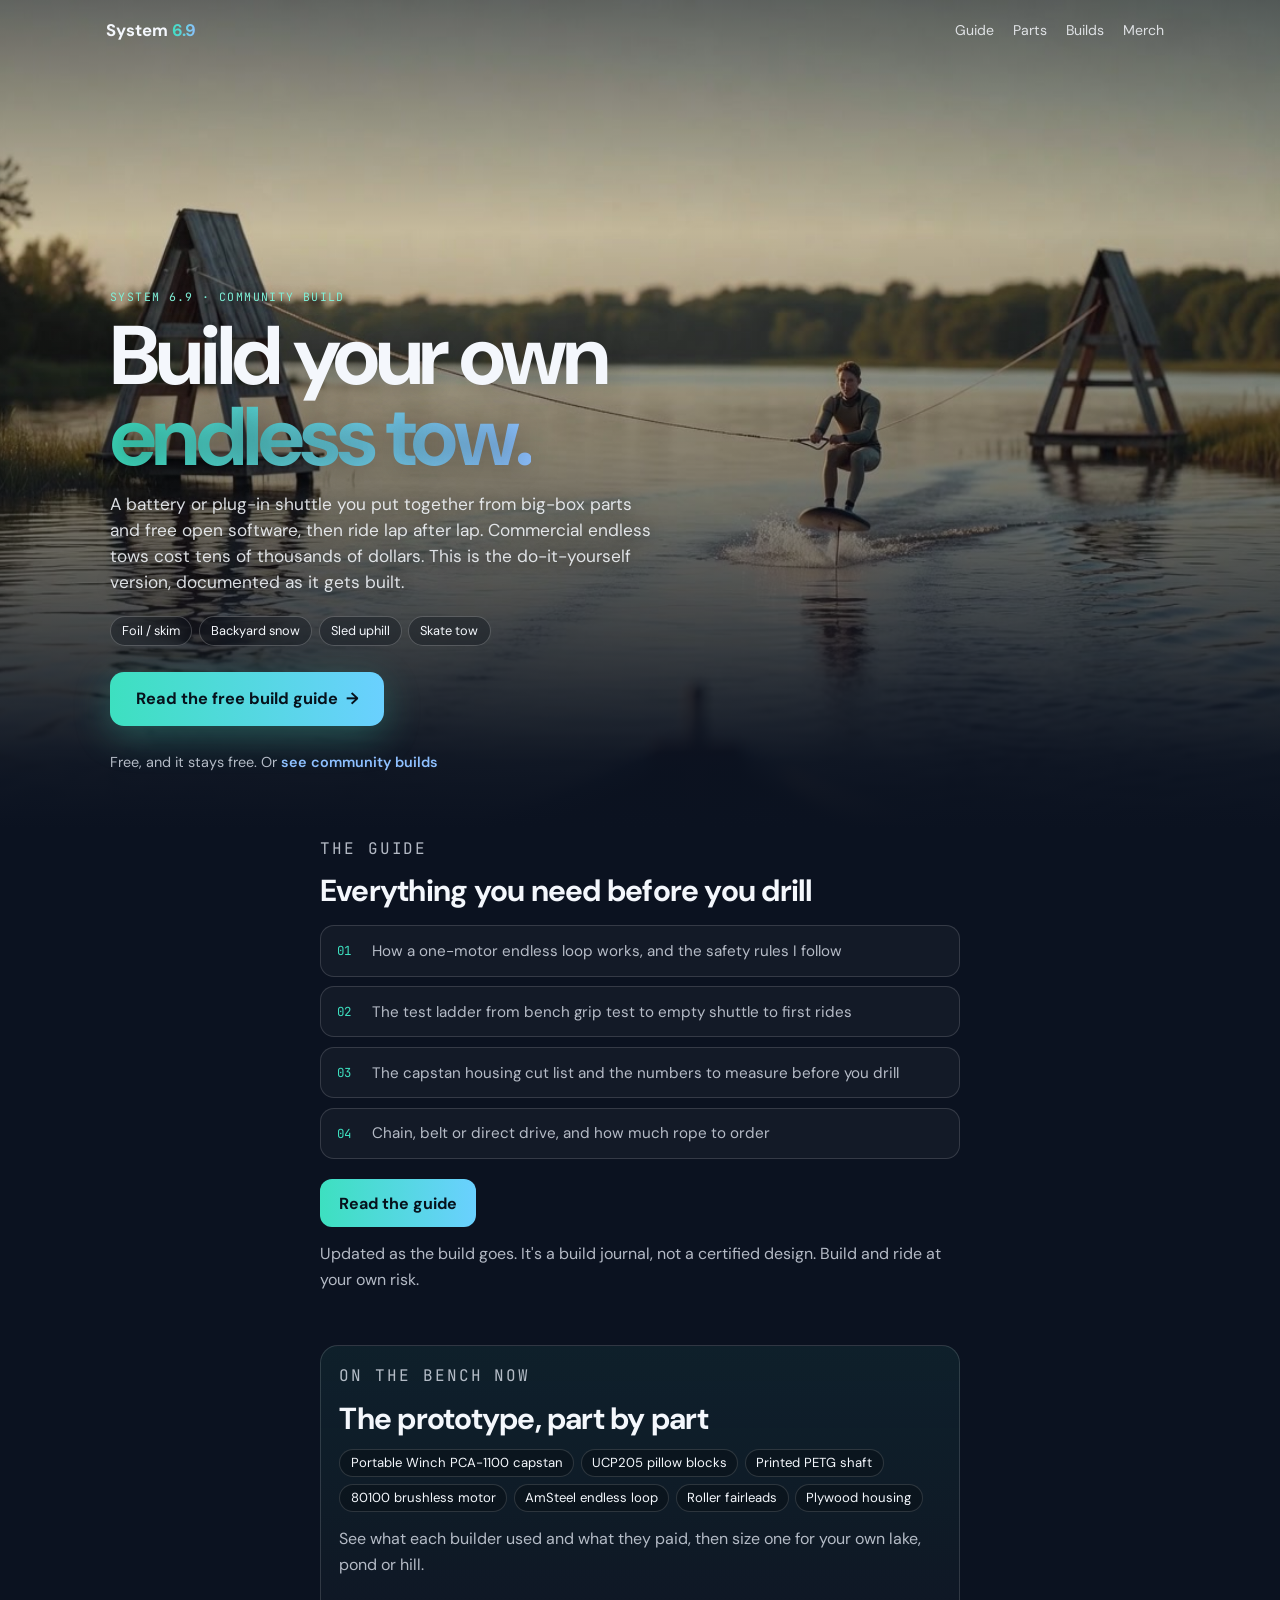
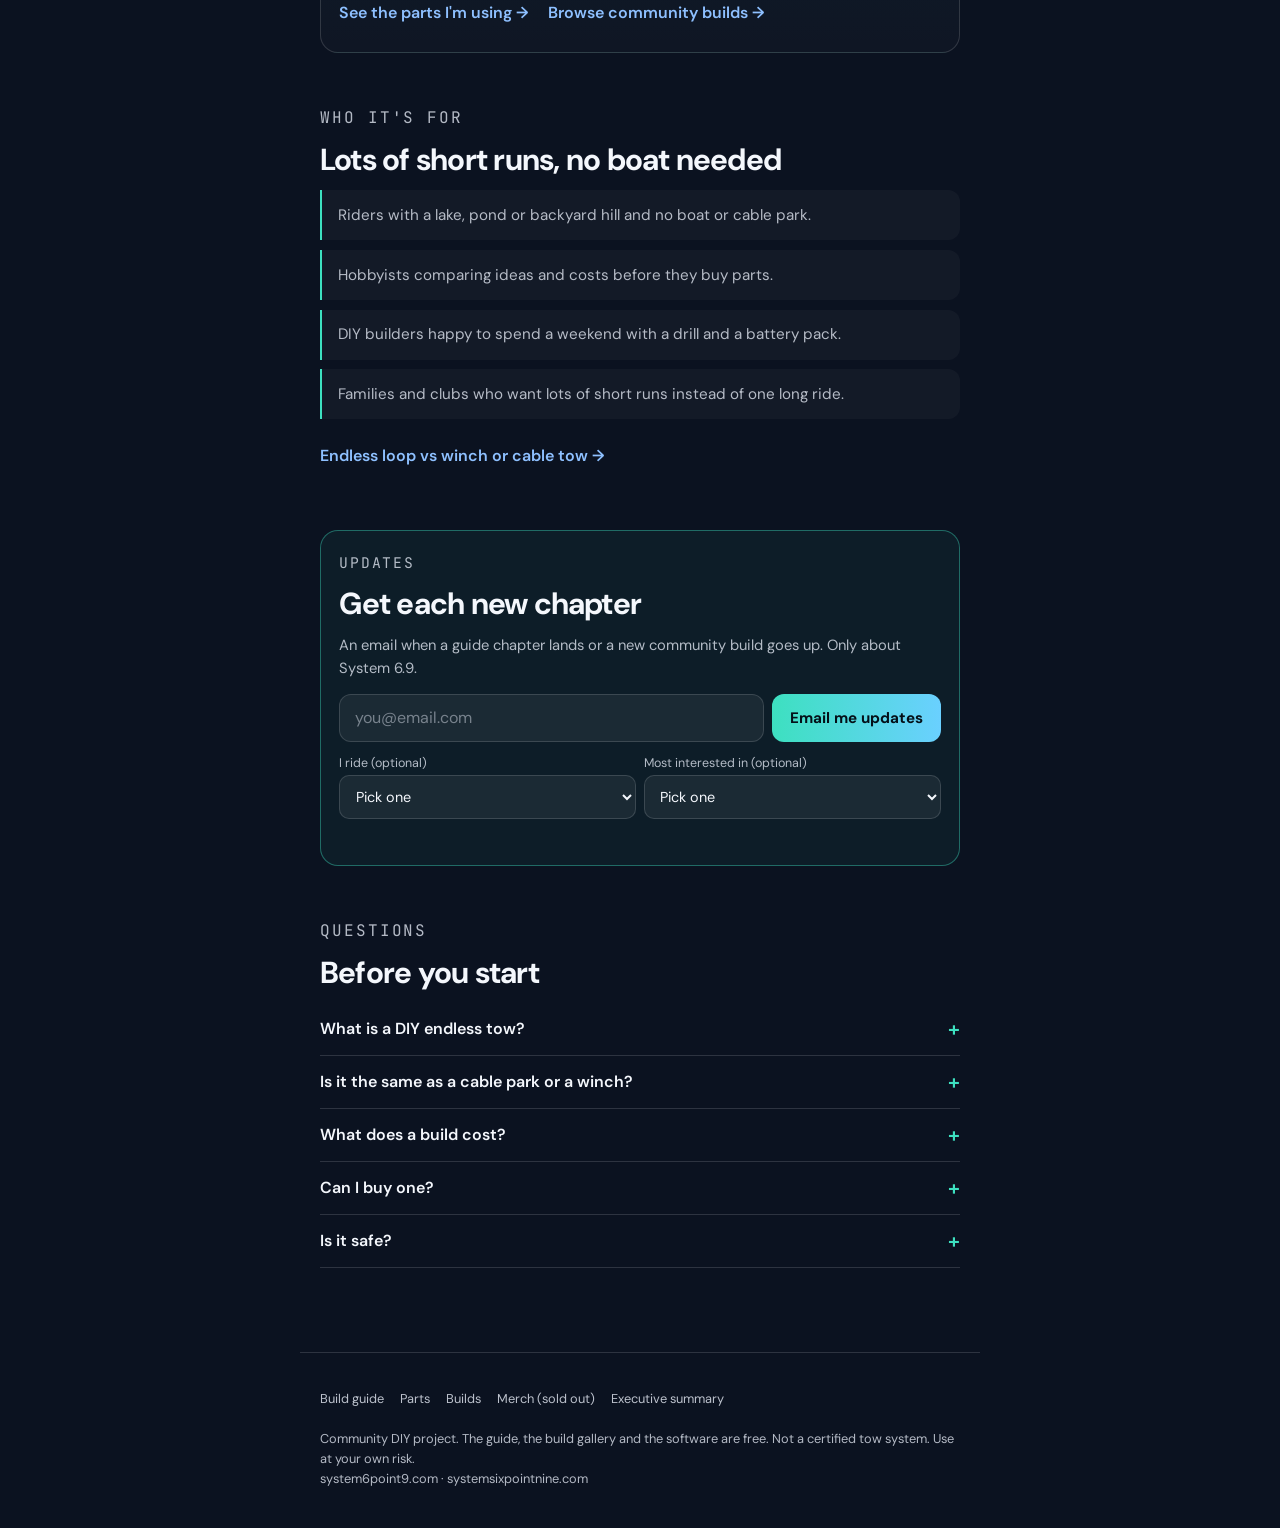
<file: index.html>
<!DOCTYPE html>
<html lang="en">
<head>
  <meta charset="utf-8" />
  <meta name="viewport" content="width=device-width, initial-scale=1" />
  <script src="js/ga.js?v=ga1" data-cfasync="false"></script>
  <title>DIY Endless Shuttle Tow, a Community Build | System 6.9</title>
  <meta name="description" content="A community project for building your own endless shuttle tow for foil, skim, backyard snow, sled and skate. Compare builds, see real part costs and read the free guide." />
  <link rel="canonical" href="https://www.system6point9.com/" />
  <meta property="og:type" content="website" />
  <meta property="og:site_name" content="System 6.9" />
  <meta property="og:title" content="System 6.9: a community DIY endless tow" />
  <meta property="og:description" content="A community project for building your own endless shuttle tow for foil, skim, backyard snow, sled and skate. Compare builds, see real part costs and read the free guide." />
  <meta property="og:url" content="https://www.system6point9.com/" />
  <meta property="og:image" content="https://www.system6point9.com/media/splash-poster.jpg" />
  <meta property="og:image:width" content="1280" />
  <meta property="og:image:height" content="720" />
  <meta name="twitter:card" content="summary_large_image" />
  <meta name="theme-color" content="#0b1220" />
  <link rel="preconnect" href="https://fonts.googleapis.com" />
  <link rel="preconnect" href="https://fonts.gstatic.com" crossorigin />
  <link href="https://fonts.googleapis.com/css2?family=DM+Sans:ital,opsz,wght@0,9..40,400;0,9..40,600;0,9..40,700;1,9..40,400&family=JetBrains+Mono:wght@500&display=swap" rel="stylesheet" />
  <style>
    :root {
      --ink: #f4f7fc;
      --muted: rgba(232,238,248,0.76);
      --accent: #3de0c0;
      --accent2: #8ec0ff;
      --line: rgba(255,255,255,0.14);
      --panel: rgba(255,255,255,0.035);
      --danger: #ff8e8e;
      --bg: #0b1220;
    }
    * { box-sizing: border-box; }
    html, body { margin: 0; color: var(--ink); background: var(--bg); font-family: "DM Sans", system-ui, sans-serif; -webkit-font-smoothing: antialiased; }
    a { color: var(--accent2); }
    a:hover { color: var(--accent); }
    .mono { margin: 0; font-family: "JetBrains Mono", monospace; font-size: 0.72rem; letter-spacing: 0.12em; text-transform: uppercase; color: var(--accent); }
    .hero .mono { color: #7ff0d8; text-shadow: 0 1px 10px rgba(0,0,0,0.7); }

    /* header over the hero */
    .top { position: absolute; top: 0; left: 0; right: 0; z-index: 3; display: flex; align-items: center; justify-content: space-between; gap: 0.5rem; padding: 0.5rem 1rem; max-width: 1100px; margin: 0 auto; }
    .brand { font-weight: 700; font-size: 1.05rem; color: var(--ink); text-decoration: none; display: inline-block; line-height: 44px; }
    .brand span, .grad { background: linear-gradient(90deg, var(--accent), var(--accent2)); -webkit-background-clip: text; background-clip: text; color: transparent; }
    .top nav { display: flex; }
    .top nav a { display: inline-flex; align-items: center; min-height: 44px; padding: 0 0.6rem; font-size: 0.88rem; color: rgba(244,247,252,0.85); text-decoration: none; }
    .top nav a:hover { color: var(--ink); }
    @media (max-width: 400px) { .top nav a.opt { display: none; } }

    /* hero: the endless loop fills the screen, the words sit low and large */
    .hero { position: relative; min-height: 92svh; display: flex; align-items: flex-end; overflow: hidden; background: var(--bg) url(media/splash-poster.jpg) center / cover no-repeat; }
    .hero video { position: absolute; inset: 0; width: 100%; height: 100%; object-fit: cover; }
    @media (prefers-reduced-motion: reduce) { .hero video { display: none; } }
    .hero::after { content: ""; position: absolute; inset: 0; pointer-events: none;
      background: linear-gradient(180deg, rgba(8,12,22,0.55) 0%, rgba(8,12,22,0.1) 28%, rgba(8,12,22,0.35) 55%, rgba(11,18,32,0.96) 92%, var(--bg) 100%); }
    .hero-in { position: relative; z-index: 2; width: 100%; max-width: 1100px; margin: 0 auto; padding: 6rem 1.25rem 2.75rem; }
    .hero h1 { margin: 0.7rem 0 0.9rem; font-size: clamp(2.6rem, 12vw, 5.2rem); line-height: 0.98; font-weight: 700; letter-spacing: -0.045em; max-width: 12ch; text-shadow: 0 2px 30px rgba(0,0,0,0.35); }
    .hero .lede { margin: 0 0 1.25rem; max-width: 34rem; font-size: 1.08rem; line-height: 1.5; color: rgba(244,247,252,0.88); text-shadow: 0 1px 14px rgba(0,0,0,0.5); }
    .uses { display: flex; flex-wrap: wrap; gap: 0.4rem; margin: 0 0 1.6rem; padding: 0; list-style: none; }
    .uses li { font-size: 0.8rem; padding: 0.35rem 0.7rem; border-radius: 999px; border: 1px solid rgba(255,255,255,0.22); background: rgba(8,12,22,0.35); backdrop-filter: blur(8px); -webkit-backdrop-filter: blur(8px); }
    .cta-main { display: inline-flex; align-items: center; justify-content: center; gap: 0.5rem; min-height: 54px; padding: 0 1.6rem; border-radius: 14px; font-weight: 700; font-size: 1.02rem; text-decoration: none; color: #06121c !important; background: linear-gradient(90deg, var(--accent), #6ad0ff); box-shadow: 0 10px 36px rgba(61,224,192,0.28); }
    .cta-main:hover { filter: brightness(1.06); }
    .cta-sub { display: block; margin: 0.9rem 0 0; font-size: 0.9rem; color: var(--muted); }
    .cta-sub a { display: inline-flex; align-items: center; min-height: 44px; font-weight: 600; text-decoration: none; }
    @media (max-width: 480px) { .cta-main { width: 100%; } .hero .lede { font-size: 1rem; } }

    /* sections */
    main.body { max-width: 680px; margin: 0 auto; padding: 0.5rem 1.25rem 2rem; }
    .sec { margin: 0 0 3.25rem; }
    .sec h2 { margin: 0.45rem 0 0.75rem; font-size: clamp(1.45rem, 6vw, 1.9rem); line-height: 1.15; letter-spacing: -0.025em; }
    .sec p { margin: 0 0 0.8rem; color: var(--muted); line-height: 1.6; font-size: 1rem; }
    .chapters { list-style: none; margin: 1rem 0 1.25rem; padding: 0; display: grid; gap: 0.6rem; counter-reset: ch; }
    .chapters li { counter-increment: ch; display: grid; grid-template-columns: 2.2rem 1fr; align-items: start; padding: 0.85rem 1rem; border: 1px solid var(--line); border-radius: 14px; background: var(--panel); color: var(--muted); line-height: 1.45; font-size: 0.95rem; }
    .chapters li::before { content: counter(ch, decimal-leading-zero); font-family: "JetBrains Mono", monospace; font-size: 0.78rem; color: var(--accent); padding-top: 0.15rem; }
    .btn { display: inline-flex; align-items: center; min-height: 48px; padding: 0 1.2rem; border-radius: 12px; font-weight: 700; text-decoration: none; color: #06121c !important; background: linear-gradient(90deg, var(--accent), #6ad0ff); }
    .bench { padding: 1.1rem 1.15rem; border: 1px solid var(--line); border-radius: 18px; background: linear-gradient(180deg, rgba(61,224,192,0.07), rgba(255,255,255,0.02)); }
    .bench ul { list-style: none; margin: 0.4rem 0 0.9rem; padding: 0; display: flex; flex-wrap: wrap; gap: 0.4rem; }
    .bench li { font-size: 0.82rem; padding: 0.3rem 0.65rem; border-radius: 999px; border: 1px solid var(--line); color: var(--ink); background: rgba(0,0,0,0.25); }
    .links-row { display: flex; flex-wrap: wrap; gap: 0 1.25rem; }
    .links-row a { display: inline-flex; align-items: center; min-height: 44px; font-weight: 600; text-decoration: none; }
    .who { list-style: none; margin: 0; padding: 0; display: grid; gap: 0.6rem; }
    .who li { padding: 0.85rem 1rem; border-left: 2px solid var(--accent); background: var(--panel); border-radius: 0 12px 12px 0; color: var(--muted); line-height: 1.5; font-size: 0.95rem; }

    /* signup */
    .signup { padding: 1.25rem 1.15rem; border-radius: 18px; border: 1px solid rgba(61,224,192,0.4); background: rgba(61,224,192,0.05); }
    .signup h2 { margin-top: 0.3rem; }
    .signup p { font-size: 0.92rem; }
    .row { display: flex; gap: 0.5rem; flex-wrap: wrap; }
    .row input[type="email"] { flex: 1 1 180px; min-width: 0; min-height: 48px; border: 1px solid var(--line); background: rgba(255,255,255,0.06); color: var(--ink); border-radius: 12px; padding: 0.7rem 0.9rem; font: inherit; font-size: 1rem; outline: none; }
    .row input[type="email"]:focus { border-color: rgba(61,224,192,0.6); box-shadow: 0 0 0 3px rgba(61,224,192,0.18); }
    .row input::placeholder { color: rgba(232,238,248,0.45); }
    .row button { flex: 0 0 auto; min-height: 48px; border: none; border-radius: 12px; padding: 0 1.1rem; font: inherit; font-weight: 700; font-size: 0.95rem; cursor: pointer; color: #041018; background: linear-gradient(90deg, var(--accent), #6ad0ff); }
    @media (max-width: 400px) { .row button { flex: 1 1 100%; } }
    .row button:disabled { opacity: 0.6; cursor: wait; }
    .signup .intent { margin: 0.8rem 0 0.2rem; }
    .signup .intent label { flex: 1 1 150px; min-width: 0; display: flex; flex-direction: column; gap: 0.3rem; font-size: 0.78rem; color: var(--muted); }
    .signup select { width: 100%; min-height: 44px; border: 1px solid var(--line); background: rgba(255,255,255,0.06); color: var(--ink); border-radius: 10px; padding: 0.55rem 0.7rem; font: inherit; font-size: 0.9rem; }
    .signup select option { color: #08121f; }
    .signup .hp { position: absolute; left: -9999px; width: 1px; height: 1px; overflow: hidden; }
    .msg { margin: 0.65rem 0 0 !important; font-size: 0.85rem !important; line-height: 1.35; min-height: 1.1em; }
    .msg.ok { color: var(--accent); }
    .msg.err { color: var(--danger); }

    /* faq */
    .faq details { border-bottom: 1px solid var(--line); }
    .faq summary { cursor: pointer; list-style: none; display: flex; justify-content: space-between; align-items: center; gap: 1rem; min-height: 52px; padding: 0.5rem 0; font-weight: 600; font-size: 1rem; }
    .faq summary::-webkit-details-marker { display: none; }
    .faq summary::after { content: "+"; font-size: 1.3rem; color: var(--accent); transition: transform 0.2s; }
    .faq details[open] summary::after { transform: rotate(45deg); }
    .faq details p { margin: 0 0 1rem; font-size: 0.95rem; }
    .faq h3 { margin: 0; font: inherit; }

    .fine { margin: 0; font-size: 0.8rem; color: var(--muted); line-height: 1.55; }
    footer { max-width: 680px; margin: 0 auto; padding: 1.5rem 1.25rem 2.5rem; border-top: 1px solid var(--line); font-size: 0.8rem; color: rgba(232,238,248,0.6); }
    footer nav { display: flex; flex-wrap: wrap; gap: 0 1rem; margin: 0 0 0.5rem; }
    footer a { display: inline-flex; align-items: center; min-height: 44px; color: rgba(232,238,248,0.8); text-decoration: none; }
    footer a:hover { color: var(--accent); }
  </style>
</head>
<body>
  <header class="top">
    <a class="brand" href="/">System&nbsp;<span>6.9</span></a>
    <nav aria-label="Site">
      <a href="/guide">Guide</a>
      <a href="/parts">Parts</a>
      <a href="/builds">Builds</a>
      <a class="opt" href="/store/">Merch</a>
    </nav>
  </header>

  <section class="hero" aria-labelledby="hero-h">
    <video
      src="media/splash-endless.mp4?v=lite1"
      poster="media/splash-poster.jpg"
      autoplay
      muted
      loop
      playsinline
      aria-hidden="true"
    ></video>
    <script>
      // Reduced motion: keep the still poster (CSS background) and don't download the loop.
      if (window.matchMedia && matchMedia('(prefers-reduced-motion: reduce)').matches) {
        var v = document.querySelector('.hero video');
        if (v) { v.pause(); v.removeAttribute('autoplay'); v.removeAttribute('src'); v.load(); }
      }
    </script>
    <div class="hero-in">
      <p class="mono">System 6.9 · community build</p>
      <h1 id="hero-h">Build your own <span class="grad">endless tow.</span></h1>
      <p class="lede">A battery or plug-in shuttle you put together from big-box parts and free open software, then ride lap after lap. Commercial endless tows cost tens of thousands of dollars. This is the do-it-yourself version, documented as it gets built.</p>
      <ul class="uses" aria-label="What it tows">
        <li>Foil / skim</li>
        <li>Backyard snow</li>
        <li>Sled uphill</li>
        <li>Skate tow</li>
      </ul>
      <a class="cta-main" href="/guide">Read the free build guide <span aria-hidden="true">→</span></a>
      <p class="cta-sub">Free, and it stays free. Or <a href="/builds">see community builds</a></p>
    </div>
  </section>

  <main class="body">
    <section class="sec" id="guide" aria-labelledby="guide-h">
      <p class="mono">The guide</p>
      <h2 id="guide-h">Everything you need before you drill</h2>
      <ol class="chapters">
        <li>How a one-motor endless loop works, and the safety rules I follow</li>
        <li>The test ladder from bench grip test to empty shuttle to first rides</li>
        <li>The capstan housing cut list and the numbers to measure before you drill</li>
        <li>Chain, belt or direct drive, and how much rope to order</li>
      </ol>
      <a class="btn" href="/guide">Read the guide</a>
      <p class="fine" style="margin-top:0.9rem">Updated as the build goes. It's a build journal, not a certified design. Build and ride at your own risk.</p>
    </section>

    <section class="sec bench" aria-labelledby="bench-h">
      <p class="mono">On the bench now</p>
      <h2 id="bench-h">The prototype, part by part</h2>
      <ul aria-label="Parts on the bench">
        <li>Portable Winch PCA-1100 capstan</li>
        <li>UCP205 pillow blocks</li>
        <li>Printed PETG shaft</li>
        <li>80100 brushless motor</li>
        <li>AmSteel endless loop</li>
        <li>Roller fairleads</li>
        <li>Plywood housing</li>
      </ul>
      <p>See what each builder used and what they paid, then size one for your own lake, pond or hill.</p>
      <div class="links-row">
        <a href="/parts">See the parts I'm using →</a>
        <a href="/builds">Browse community builds →</a>
      </div>
    </section>

    <section class="sec" aria-labelledby="who-h">
      <p class="mono">Who it's for</p>
      <h2 id="who-h">Lots of short runs, no boat needed</h2>
      <ul class="who">
        <li>Riders with a lake, pond or backyard hill and no boat or cable park.</li>
        <li>Hobbyists comparing ideas and costs before they buy parts.</li>
        <li>DIY builders happy to spend a weekend with a drill and a battery pack.</li>
        <li>Families and clubs who want lots of short runs instead of one long ride.</li>
      </ul>
      <div class="links-row" style="margin-top:0.9rem">
        <a href="/diy-endless-tow">Endless loop vs winch or cable tow →</a>
      </div>
    </section>

    <section class="sec">
      <form class="signup" id="signup" novalidate>
        <p class="mono">Updates</p>
        <h2>Get each new chapter</h2>
        <p>An email when a guide chapter lands or a new community build goes up. Only about System 6.9.</p>
        <div class="row">
          <input id="email" name="email" type="email" autocomplete="email" required placeholder="you@email.com" aria-label="Email" />
          <button type="submit" id="submit">Email me updates</button>
        </div>
        <div class="row intent">
          <label for="use">I ride (optional)
            <select id="use" name="use">
              <option value="">Pick one</option>
              <option>Foil</option>
              <option>Wake / skim</option>
              <option>Snow / sled</option>
              <option>Skate</option>
              <option>Not sure yet</option>
            </select>
          </label>
          <label for="want">Most interested in (optional)
            <select id="want" name="want">
              <option value="">Pick one</option>
              <option value="guide">New guide chapters</option>
              <option value="builds">Community builds</option>
              <option value="contribute">Sharing my own build</option>
            </select>
          </label>
        </div>
        <div class="hp" aria-hidden="true">
          <label for="company">Company</label>
          <input id="company" name="company" type="text" tabindex="-1" autocomplete="off" />
        </div>
        <p class="msg" id="msg" role="status" aria-live="polite"></p>
      </form>
    </section>

    <section class="sec faq" aria-labelledby="faq-h">
      <p class="mono">Questions</p>
      <h2 id="faq-h">Before you start</h2>
      <details><summary><h3>What is a DIY endless tow?</h3></summary>
        <p>An endless rope loop strung between two low A-frames on the shore. One motor turns a capstan, the loop moves, and a carrier on the loop pulls the rider. Reverse the motor and the rider comes back the other way.</p></details>
      <details><summary><h3>Is it the same as a cable park or a winch?</h3></summary>
        <p>No. It's a small shuttle for one rider at a time, meant for foil and skim at a tow height of about 0.8 to 1.5 m over roughly 80 to 150 m. It isn't a cable park, a one-way winch or a wake tower.</p></details>
      <details><summary><h3>What does a build cost?</h3></summary>
        <p>The parts budget for the prototype is about $1,750 to $5,000. The <a href="/parts">parts list</a> shows what's on the bench, and <a href="/builds">community builds</a> show what other builders used and paid.</p></details>
      <details><summary><h3>Can I buy one?</h3></summary>
        <p>No. System 6.9 is a community build, not a product. The <a href="/guide">guide</a>, the build gallery and the software are free.</p></details>
      <details><summary><h3>Is it safe?</h3></summary>
        <p>It's a build journal, not a certified tow system, so build and ride at your own risk. The guide starts with the safety rules: an E-stop on every session, a soft-start motor controller, guards on every nip point and a spotter for every ride.</p></details>
    </section>
  </main>

  <footer>
    <nav aria-label="More">
      <a href="/guide">Build guide</a>
      <a href="/parts">Parts</a>
      <a href="/builds">Builds</a>
      <a href="/store/">Merch (sold out)</a>
      <a href="/exec-summary">Executive summary</a>
    </nav>
    <p class="fine">Community DIY project. The guide, the build gallery and the software are free. Not a certified tow system. Use at your own risk.<br />system6point9.com · systemsixpointnine.com</p>
  </footer>
  <script>
    (function () {
      var form = document.getElementById("signup");
      var email = document.getElementById("email");
      var btn = document.getElementById("submit");
      var msg = document.getElementById("msg");

      form.addEventListener("submit", function (e) {
        e.preventDefault();
        msg.className = "msg";
        msg.textContent = "";
        var value = (email.value || "").trim();
        if (!value || !/^[^\s@]+@[^\s@]+\.[^\s@]+$/.test(value)) {
          msg.className = "msg err";
          msg.textContent = "Enter a valid email.";
          email.focus();
          return;
        }
        btn.disabled = true;
        msg.textContent = "Sending…";

        fetch("/api/signup", {
          method: "POST",
          headers: { "Content-Type": "application/json", Accept: "application/json" },
          body: JSON.stringify({
            email: value,
            source: location.hostname,
            use: document.getElementById("use").value,
            want: document.getElementById("want").value,
            company: document.getElementById("company").value
          })
        })
          .then(function (r) {
            return r.json().then(function (data) {
              return { ok: r.ok, data: data };
            });
          })
          .then(function (res) {
            if (!res.ok) throw new Error((res.data && res.data.error) || "Signup failed");
            msg.className = "msg ok";
            msg.textContent = res.data.message || "You’re on the list.";
            try { if (window.gtag) window.gtag("event", "generate_lead", { form: "updates", want: document.getElementById("want").value || "none" }); } catch (_) {}
            form.reset();
          })
          .catch(function (err) {
            msg.className = "msg err";
            msg.textContent = (err instanceof TypeError) ? "Couldn't reach the server. Check your connection and try again." : (err.message || "Something went wrong. Try again.");
          })
          .finally(function () {
            btn.disabled = false;
          });
      });
    })();
  </script>
</body>
</html>
</file>
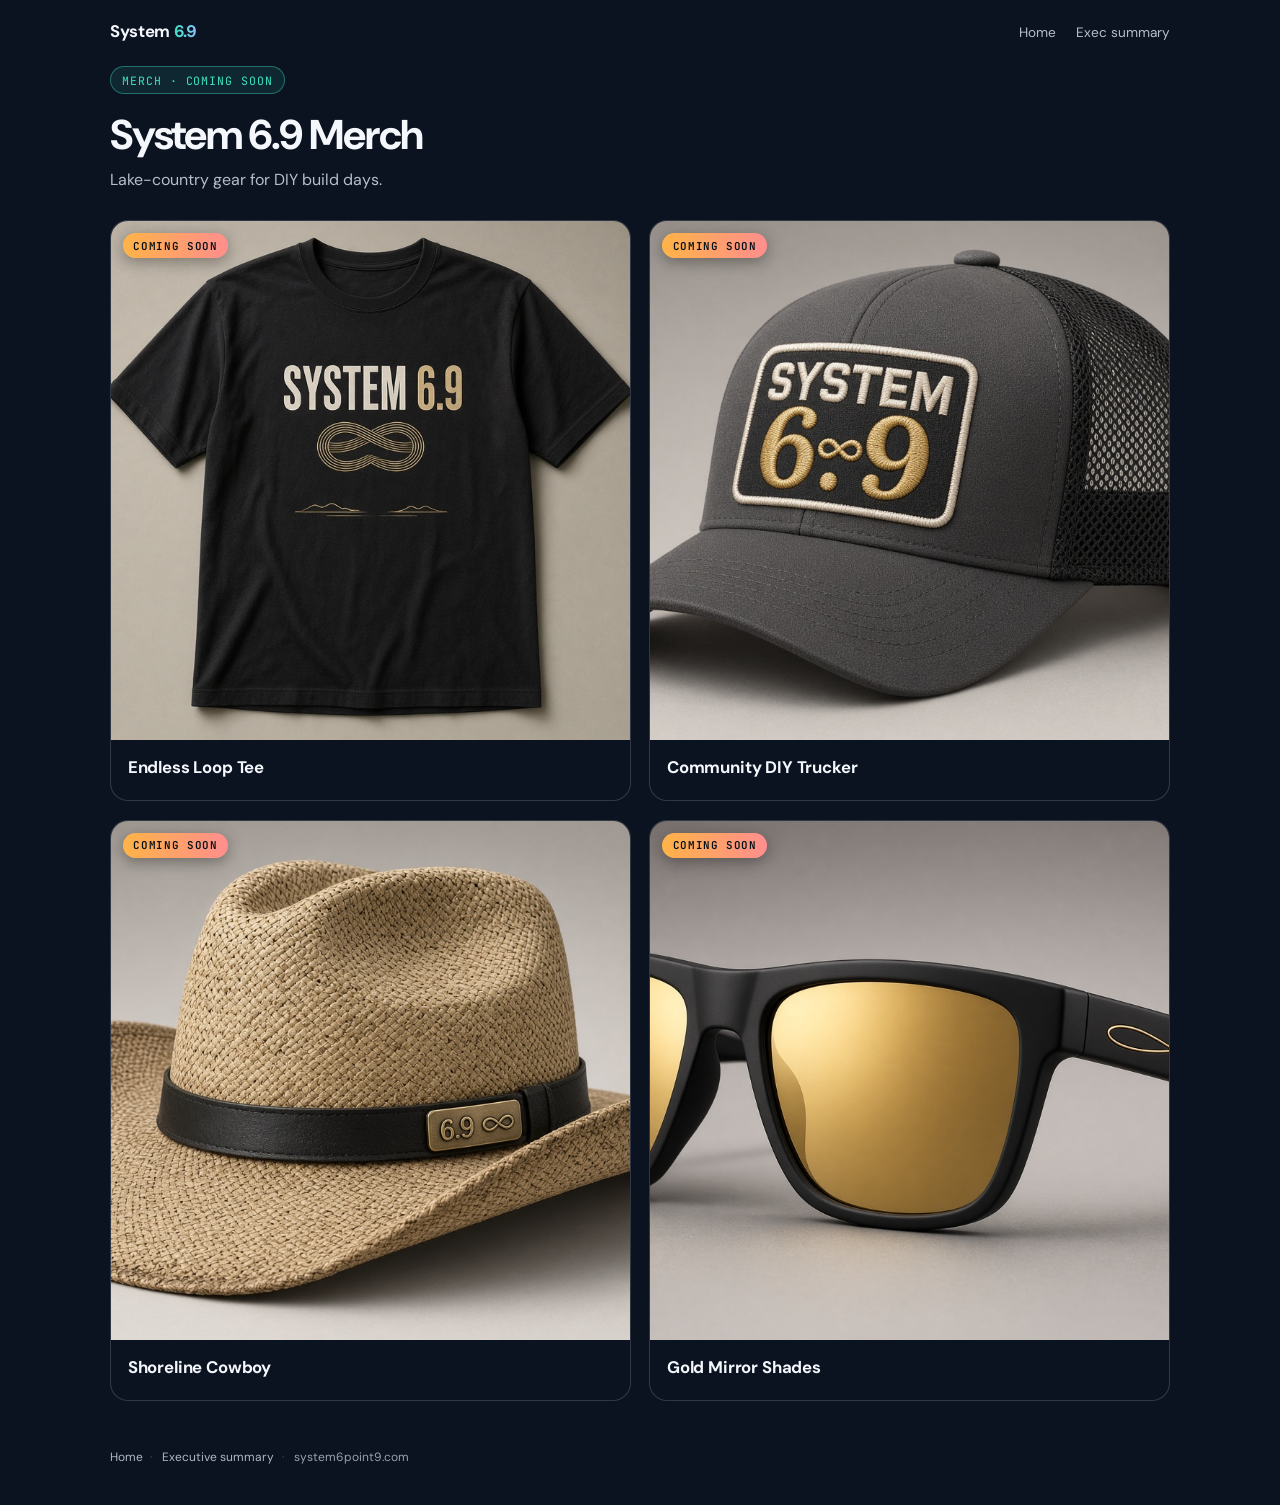
<file: merch/index.html>
<!DOCTYPE html>
<html lang="en">
<head>
  <meta charset="utf-8" />
  <meta name="viewport" content="width=device-width, initial-scale=1" />
  <script src="/js/ga.js?v=ga1" data-cfasync="false"></script>
  <title>Merch — System 6.9</title>
  <meta name="description" content="System 6.9 merch is coming soon." />
  <meta name="robots" content="noindex, nofollow" />
  <link rel="canonical" href="https://www.system6point9.com/merch/" />
  <meta property="og:type" content="website" />
  <meta property="og:site_name" content="System 6.9" />
  <meta property="og:title" content="Merch — System 6.9" />
  <meta property="og:description" content="System 6.9 merch is coming soon." />
  <meta property="og:url" content="https://www.system6point9.com/merch/" />
  <meta property="og:image" content="https://www.system6point9.com/media/splash-poster.jpg" />
  <meta property="og:image:width" content="1280" />
  <meta property="og:image:height" content="720" />
  <meta name="twitter:card" content="summary_large_image" />
  <meta name="theme-color" content="#0b1220" />
  <link rel="preconnect" href="https://fonts.googleapis.com" />
  <link rel="preconnect" href="https://fonts.gstatic.com" crossorigin />
  <link href="https://fonts.googleapis.com/css2?family=DM+Sans:ital,opsz,wght@0,9..40,400;0,9..40,600;0,9..40,700;1,9..40,400&family=JetBrains+Mono:wght@500;600&display=swap" rel="stylesheet" />
  <link rel="stylesheet" href="/store/css/store.css?v=merch1" />
  <style>
    .card { min-width: 0; max-width: 100%; }
    .card:hover { transform: none; border-color: var(--line); }
    .merch-buy {
      display: inline-flex;
      align-items: center;
      justify-content: center;
      box-sizing: border-box;
      max-width: 100%;
      margin-top: 0.85rem;
      min-height: 44px;
      padding: 0.55rem 0.95rem;
      border-radius: 10px;
      font-weight: 700;
      font-size: 0.9rem;
      line-height: 1.2;
      text-align: center;
      text-decoration: none;
      color: #041018;
      background: linear-gradient(90deg, var(--accent), #6ad0ff);
    }
    .merch-buy:hover { color: #041018; filter: brightness(1.06); }
  </style>
</head>
<body>
  <header class="top">
    <a class="brand" href="/">System <span>6.9</span></a>
    <nav class="nav" aria-label="Site">
      <a href="/">Home</a>
      <a href="/exec-summary.html">Exec summary</a>
    </nav>
  </header>
  <main class="wrap">
    <div class="hero">
      <div class="badge">Merch · Coming soon</div>
      <h1>System 6.9 Merch</h1>
      <p>Lake-country gear for DIY build days.</p>
    </div>
    <div class="grid" id="merch-grid"></div>
  </main>
  <footer class="site">
    <a href="/">Home</a><span class="sep">·</span>
    <a href="/exec-summary.html">Executive summary</a><span class="sep">·</span>
    system6point9.com
  </footer>
  <script src="/store/js/products.js?v=merch1"></script>
  <script src="/js/merch-config.js?v=merch1"></script>
  <script src="/js/merch.js?v=merch1"></script>
</body>
</html>
</file>
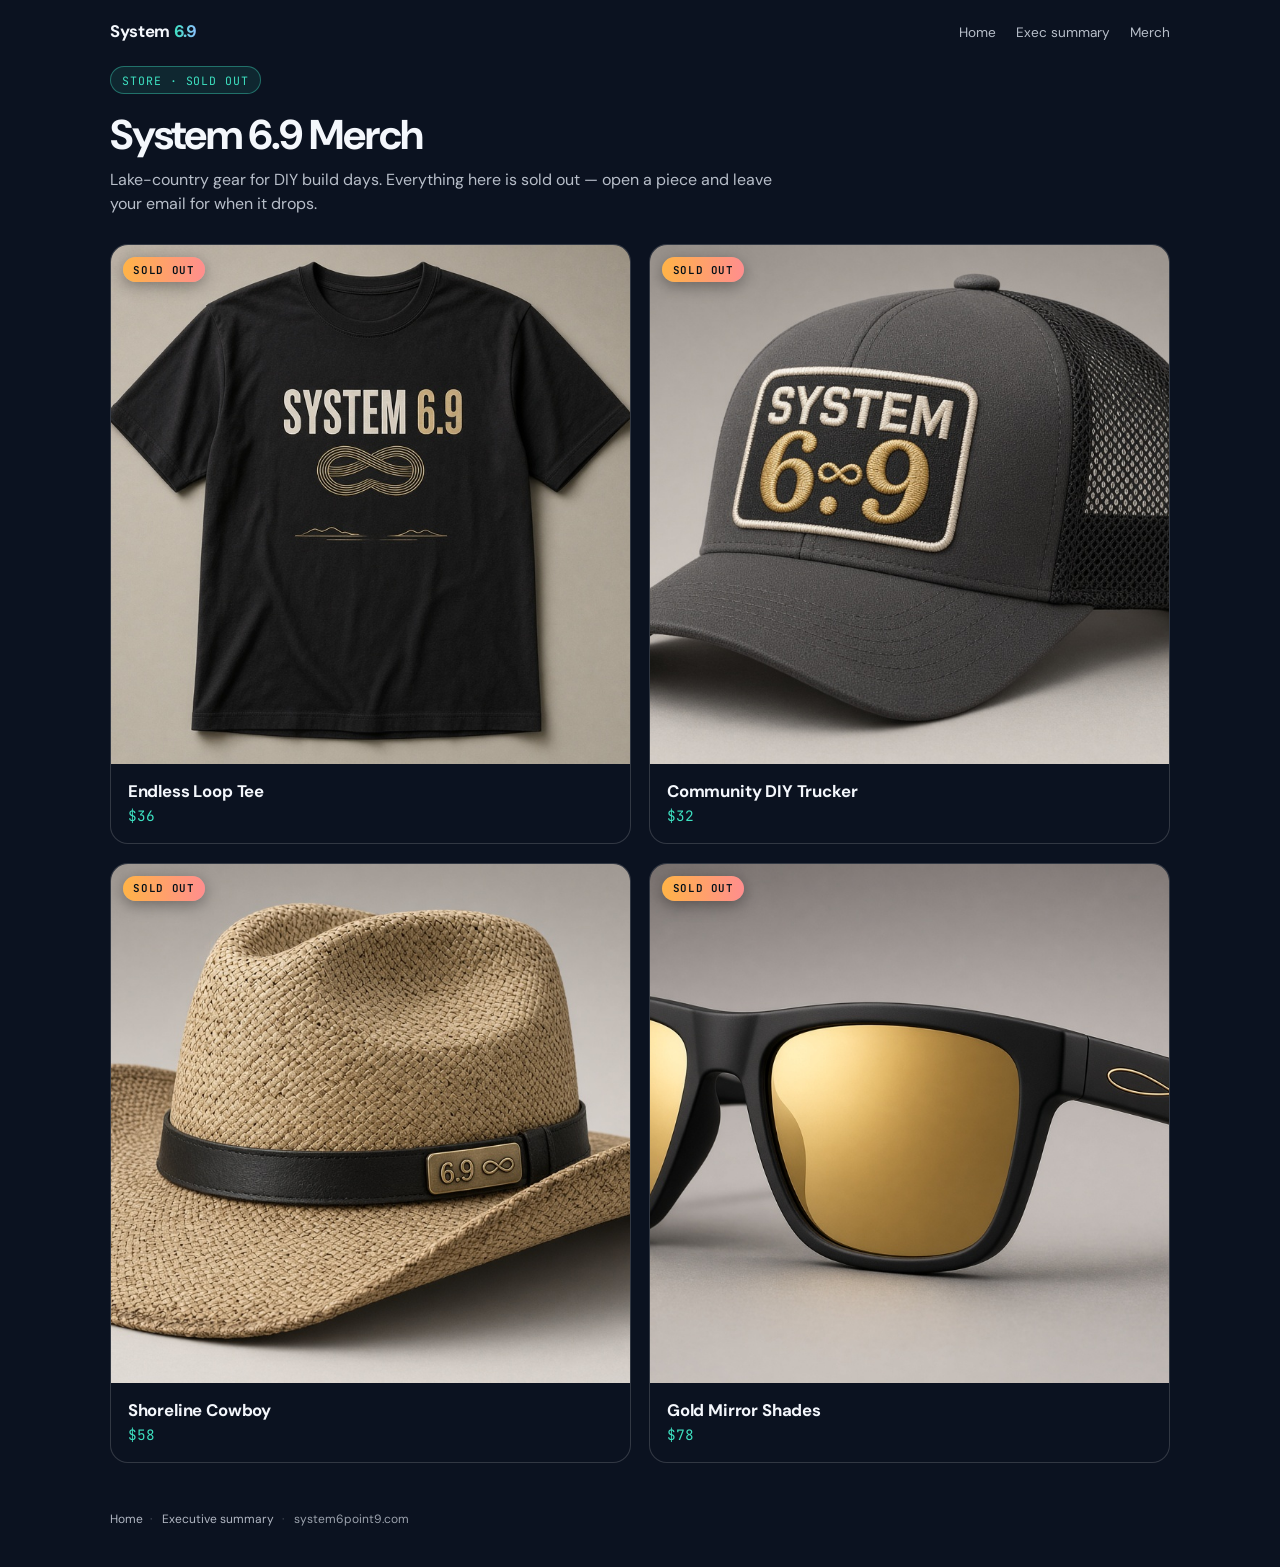
<file: store/index.html>
<!DOCTYPE html>
<html lang="en">
<head>
  <meta charset="utf-8" />
  <meta name="viewport" content="width=device-width, initial-scale=1" />
  <script src="/js/ga.js?v=ga1" data-cfasync="false"></script>
  <title>Merch — System 6.9</title>
  <meta name="description" content="System 6.9 lifestyle merch — currently sold out. Join the waitlist for when it drops." />
  <meta name="robots" content="noindex, follow" />
  <link rel="canonical" href="https://www.system6point9.com/store/" />
  <meta property="og:type" content="website" />
  <meta property="og:site_name" content="System 6.9" />
  <meta property="og:title" content="Merch — System 6.9" />
  <meta property="og:description" content="System 6.9 lifestyle merch — currently sold out. Join the waitlist for when it drops." />
  <meta property="og:url" content="https://www.system6point9.com/store/" />
  <meta property="og:image" content="https://www.system6point9.com/media/splash-poster.jpg" />
  <meta property="og:image:width" content="1280" />
  <meta property="og:image:height" content="720" />
  <meta name="twitter:card" content="summary_large_image" />
  <meta name="theme-color" content="#0b1220" />
  <link rel="preconnect" href="https://fonts.googleapis.com" />
  <link rel="preconnect" href="https://fonts.gstatic.com" crossorigin />
  <link href="https://fonts.googleapis.com/css2?family=DM+Sans:ital,opsz,wght@0,9..40,400;0,9..40,600;0,9..40,700;1,9..40,400&family=JetBrains+Mono:wght@500;600&display=swap" rel="stylesheet" />
  <link rel="stylesheet" href="css/store.css?v=merch1" />
</head>
<body>
  <header class="top">
    <a class="brand" href="/">System <span>6.9</span></a>
    <nav class="nav" aria-label="Store">
      <a href="/">Home</a>
      <a href="/exec-summary.html">Exec summary</a>
      <a href="/store/" aria-current="page">Merch</a>
    </nav>
  </header>
  <main class="wrap">
    <div class="hero">
      <div class="badge">Store · Sold out</div>
      <h1>System 6.9 Merch</h1>
      <p>Lake-country gear for DIY build days. Everything here is sold out — open a piece and leave your email for when it drops.</p>
    </div>
    <div class="grid" id="merch-grid"></div>
  </main>
  <footer class="site">
    <a href="/">Home</a><span class="sep">·</span>
    <a href="/exec-summary.html">Executive summary</a><span class="sep">·</span>
    system6point9.com
  </footer>
  <script src="js/products.js?v=merch1"></script>
  <script src="js/store.js?v=merch1"></script>
  <script>system69InitStoreGrid();</script>
</body>
</html>
</file>
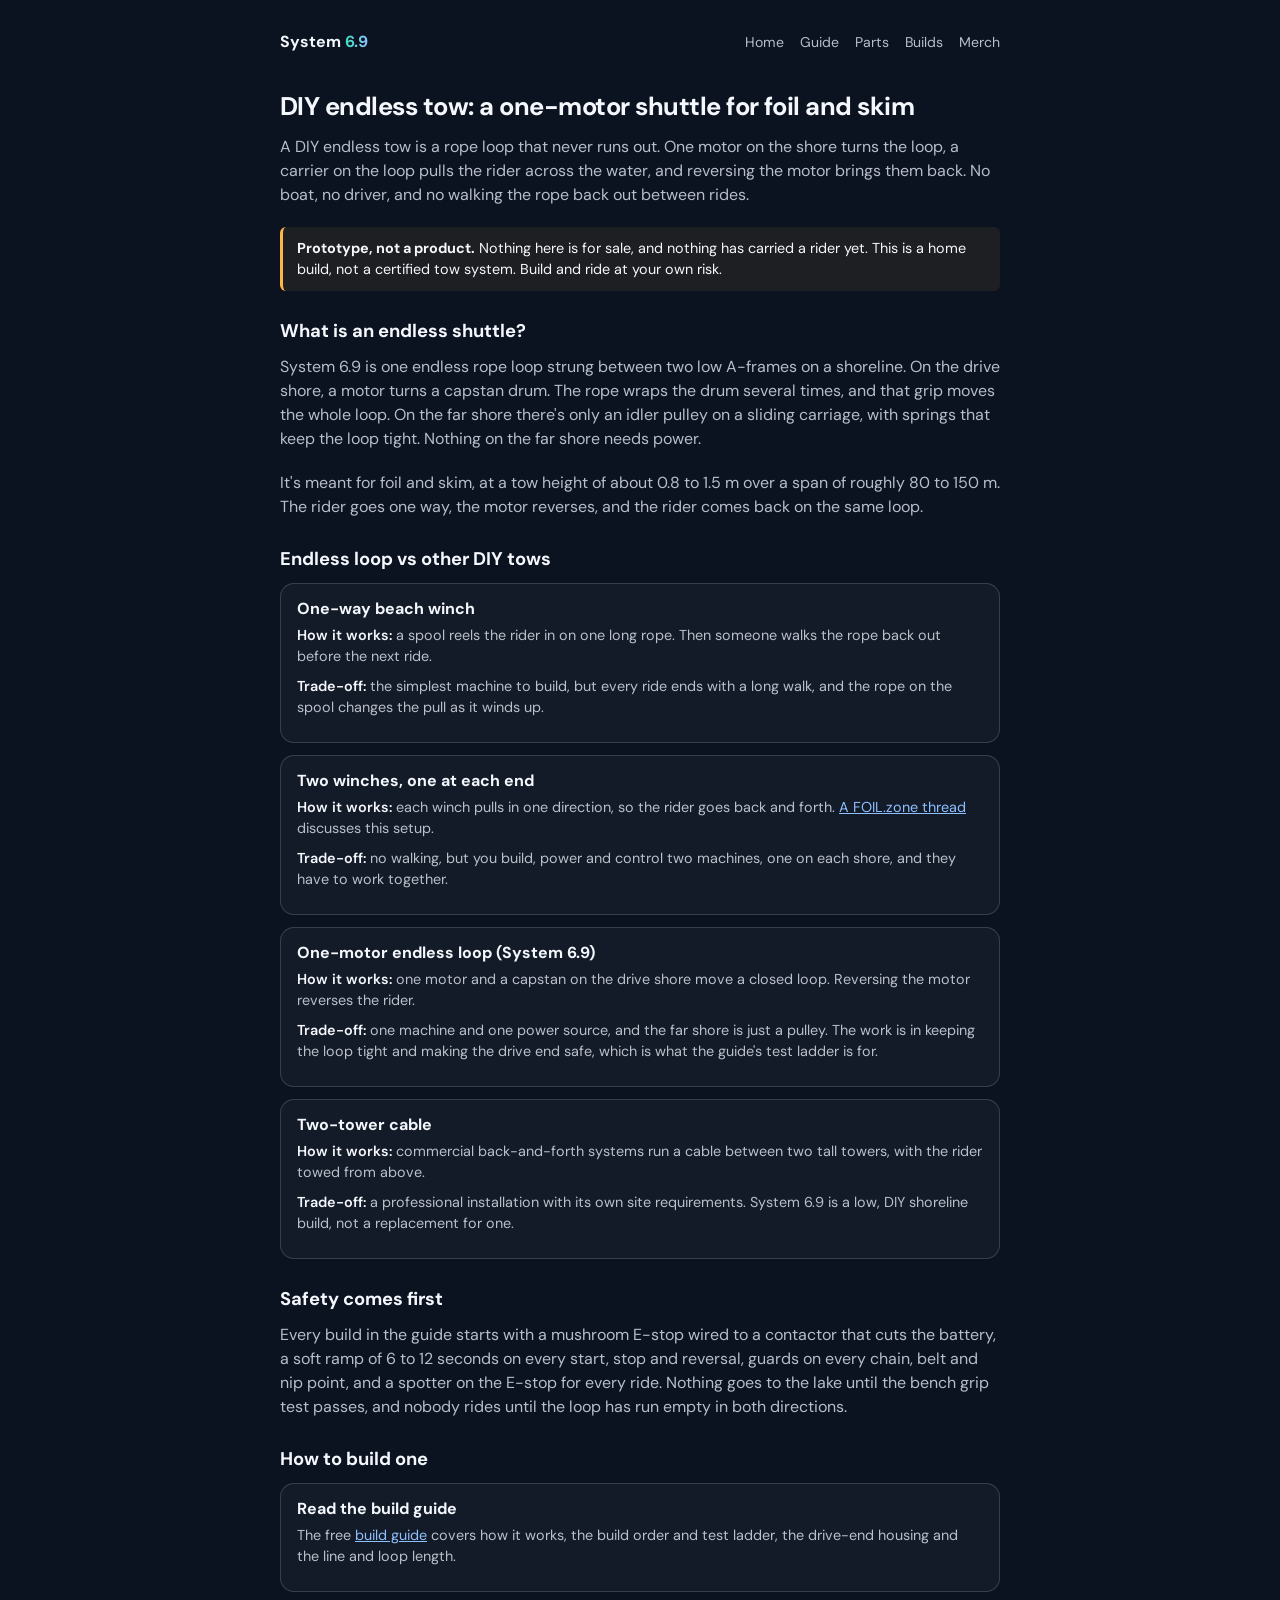
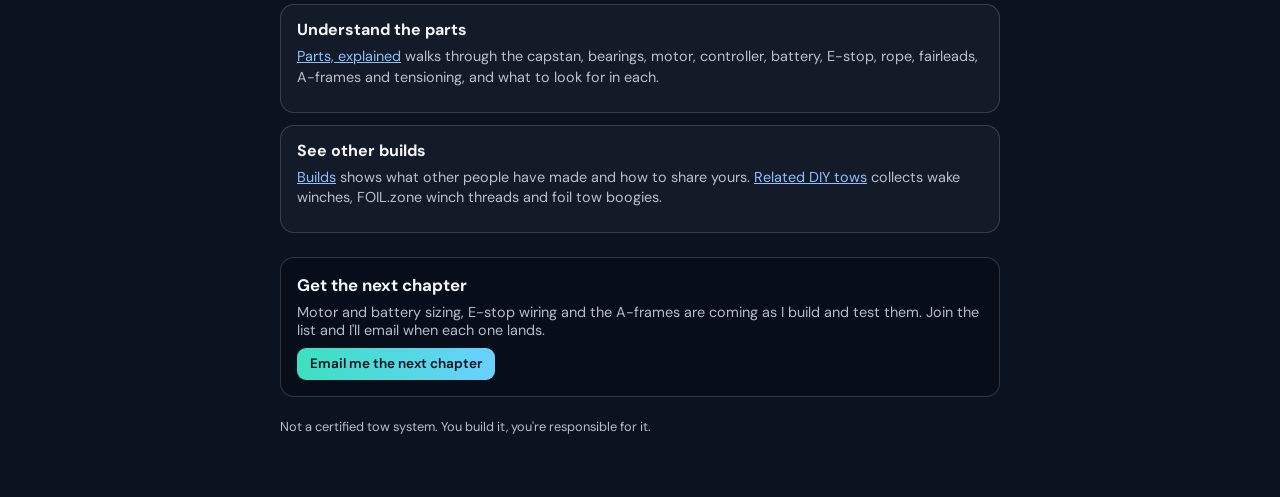
<file: diy-endless-tow.html>
<!DOCTYPE html>
<html lang="en">
<head>
  <meta charset="utf-8" />
  <meta name="viewport" content="width=device-width, initial-scale=1" />
  <script src="/js/ga.js?v=ga1" data-cfasync="false"></script>
  <title>DIY Endless Tow: How a One-Motor Shuttle Works | System 6.9</title>
  <meta name="description" content="What a DIY endless tow is, how a one-motor rope-loop shuttle pulls a rider back and forth, and how it compares with a beach winch, two winches and a two-tower cable. Free build guide, not certified." />
  <meta name="theme-color" content="#0b1220" />
  <link rel="canonical" href="https://www.system6point9.com/diy-endless-tow" />
  <link rel="preconnect" href="https://fonts.googleapis.com" />
  <link rel="preconnect" href="https://fonts.gstatic.com" crossorigin />
  <link href="https://fonts.googleapis.com/css2?family=DM+Sans:opsz,wght@9..40,400;9..40,600;9..40,700&display=swap" rel="stylesheet" />
  <link rel="stylesheet" href="/css/parts.css?v=prem2" />
</head>
<body>
  <header class="top">
    <a class="brand" href="/">System <span>6.9</span></a>
    <nav class="nav" aria-label="Site">
      <a href="/">Home</a>
      <a href="/guide">Guide</a>
      <a href="/parts">Parts</a>
      <a href="/builds">Builds</a>
      <a href="/store/">Merch</a>
    </nav>
  </header>
  <main class="wrap">
    <h1>DIY endless tow: a one-motor shuttle for foil and skim</h1>
    <p class="intro">A DIY endless tow is a rope loop that never runs out. One motor on the shore turns the loop, a carrier on the loop pulls the rider across the water, and reversing the motor brings them back. No boat, no driver, and no walking the rope back out between rides.</p>
    <p class="warn"><strong>Prototype, not a product.</strong> Nothing here is for sale, and nothing has carried a rider yet. This is a home build, not a certified tow system. Build and ride at your own risk.</p>

    <h2 class="sec-h">What is an endless shuttle?</h2>
    <p class="intro">System 6.9 is one endless rope loop strung between two low A-frames on a shoreline. On the drive shore, a motor turns a capstan drum. The rope wraps the drum several times, and that grip moves the whole loop. On the far shore there's only an idler pulley on a sliding carriage, with springs that keep the loop tight. Nothing on the far shore needs power.</p>
    <p class="intro">It's meant for foil and skim, at a tow height of about 0.8 to 1.5 m over a span of roughly 80 to 150 m. The rider goes one way, the motor reverses, and the rider comes back on the same loop.</p>

    <h2 class="sec-h">Endless loop vs other DIY tows</h2>
    <ul class="parts">
      <li><h3>One-way beach winch</h3>
        <p><strong>How it works:</strong> a spool reels the rider in on one long rope. Then someone walks the rope back out before the next ride.</p>
        <p><strong>Trade-off:</strong> the simplest machine to build, but every ride ends with a long walk, and the rope on the spool changes the pull as it winds up.</p></li>
      <li><h3>Two winches, one at each end</h3>
        <p><strong>How it works:</strong> each winch pulls in one direction, so the rider goes back and forth. <a href="https://foil.zone/t/diy-winch-from-austria/22730" target="_blank" rel="noopener">A FOIL.zone thread</a> discusses this setup.</p>
        <p><strong>Trade-off:</strong> no walking, but you build, power and control two machines, one on each shore, and they have to work together.</p></li>
      <li><h3>One-motor endless loop (System 6.9)</h3>
        <p><strong>How it works:</strong> one motor and a capstan on the drive shore move a closed loop. Reversing the motor reverses the rider.</p>
        <p><strong>Trade-off:</strong> one machine and one power source, and the far shore is just a pulley. The work is in keeping the loop tight and making the drive end safe, which is what the guide's test ladder is for.</p></li>
      <li><h3>Two-tower cable</h3>
        <p><strong>How it works:</strong> commercial back-and-forth systems run a cable between two tall towers, with the rider towed from above.</p>
        <p><strong>Trade-off:</strong> a professional installation with its own site requirements. System 6.9 is a low, DIY shoreline build, not a replacement for one.</p></li>
    </ul>

    <h2 class="sec-h">Safety comes first</h2>
    <p class="intro">Every build in the guide starts with a mushroom E-stop wired to a contactor that cuts the battery, a soft ramp of 6 to 12 seconds on every start, stop and reversal, guards on every chain, belt and nip point, and a spotter on the E-stop for every ride. Nothing goes to the lake until the bench grip test passes, and nobody rides until the loop has run empty in both directions.</p>

    <h2 class="sec-h">How to build one</h2>
    <ul class="parts">
      <li><h3>Read the build guide</h3>
        <p>The free <a href="/guide">build guide</a> covers how it works, the build order and test ladder, the drive-end housing and the line and loop length.</p></li>
      <li><h3>Understand the parts</h3>
        <p><a href="/parts">Parts, explained</a> walks through the capstan, bearings, motor, controller, battery, E-stop, rope, fairleads, A-frames and tensioning, and what to look for in each.</p></li>
      <li><h3>See other builds</h3>
        <p><a href="/builds">Builds</a> shows what other people have made and how to share yours. <a href="/related">Related DIY tows</a> collects wake winches, FOIL.zone winch threads and foil tow boogies.</p></li>
    </ul>

    <section class="cta">
      <h2>Get the next chapter</h2>
      <p>Motor and battery sizing, E-stop wiring and the A-frames are coming as I build and test them. Join the list and I'll email when each one lands.</p>
      <a class="check" href="/#signup">Email me the next chapter</a>
    </section>
    <p class="fine">Not a certified tow system. You build it, you're responsible for it.</p>
  </main>
</body>
</html>
</file>
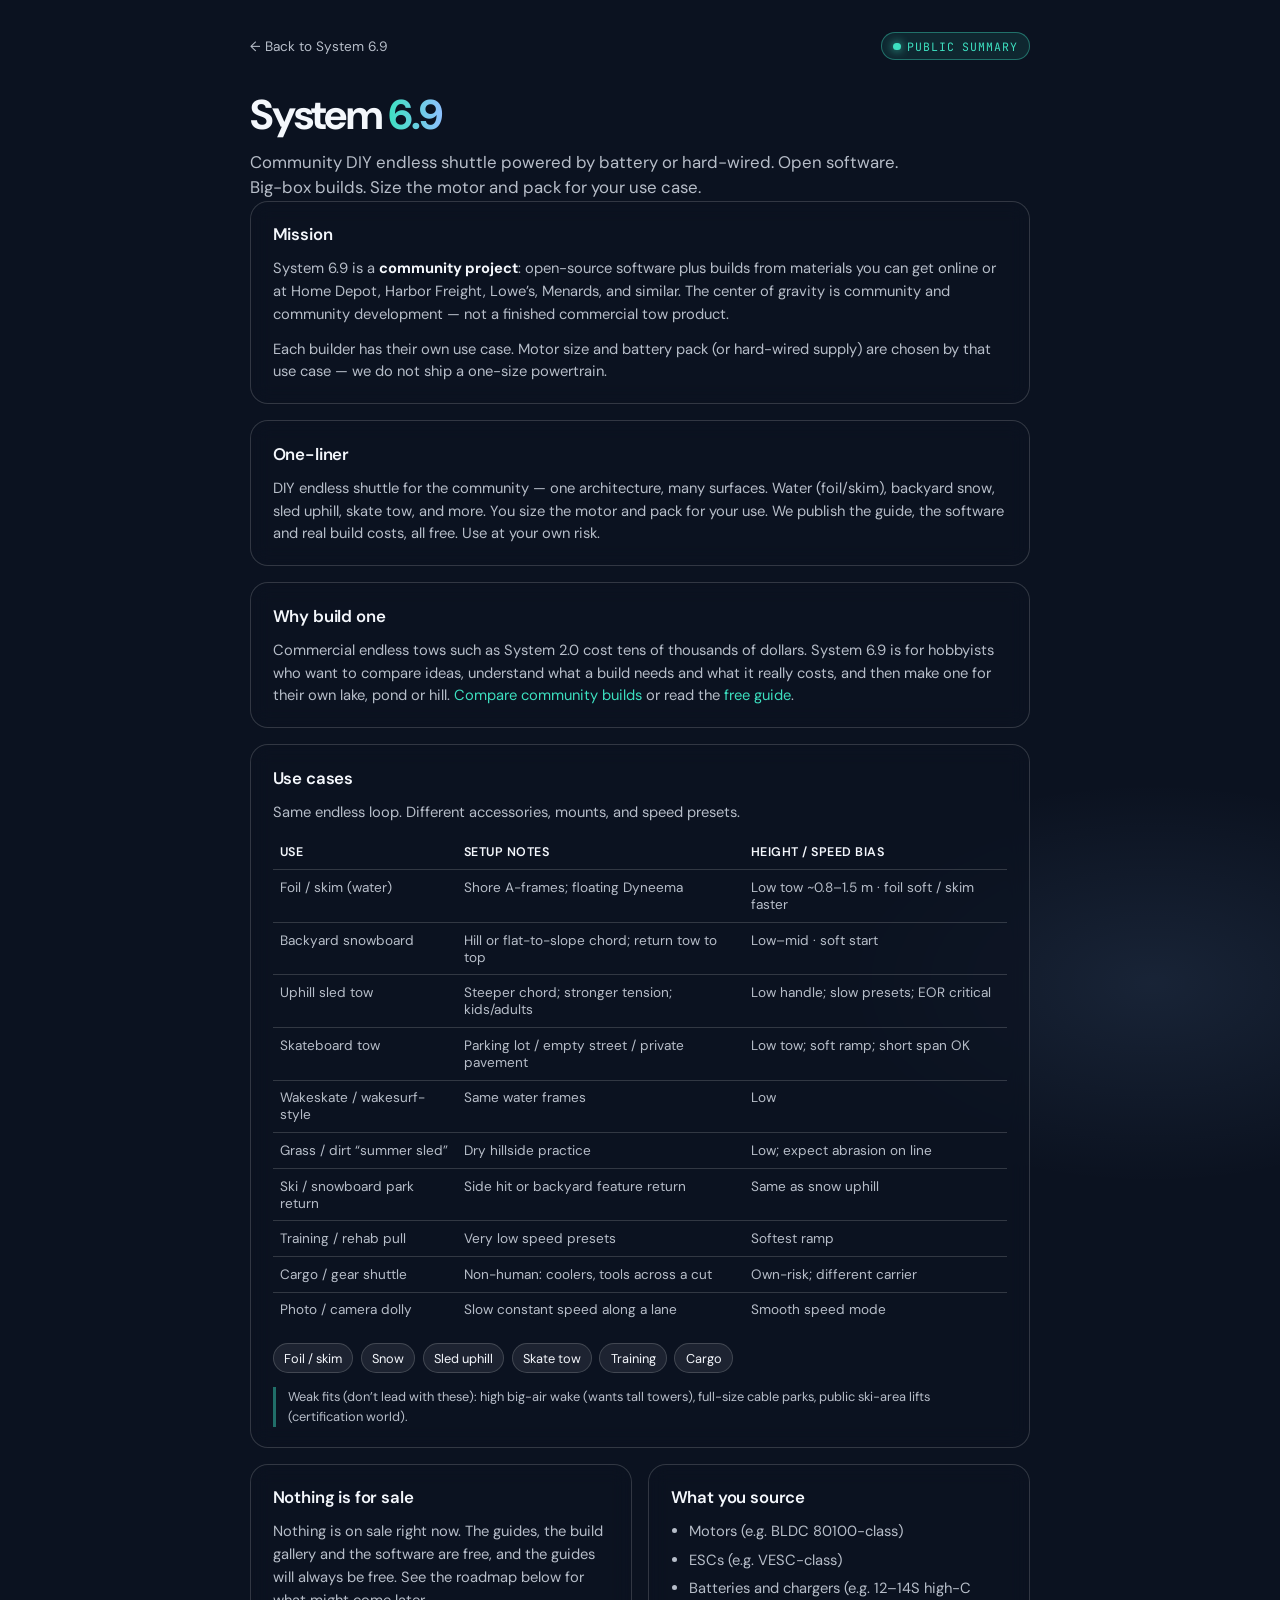
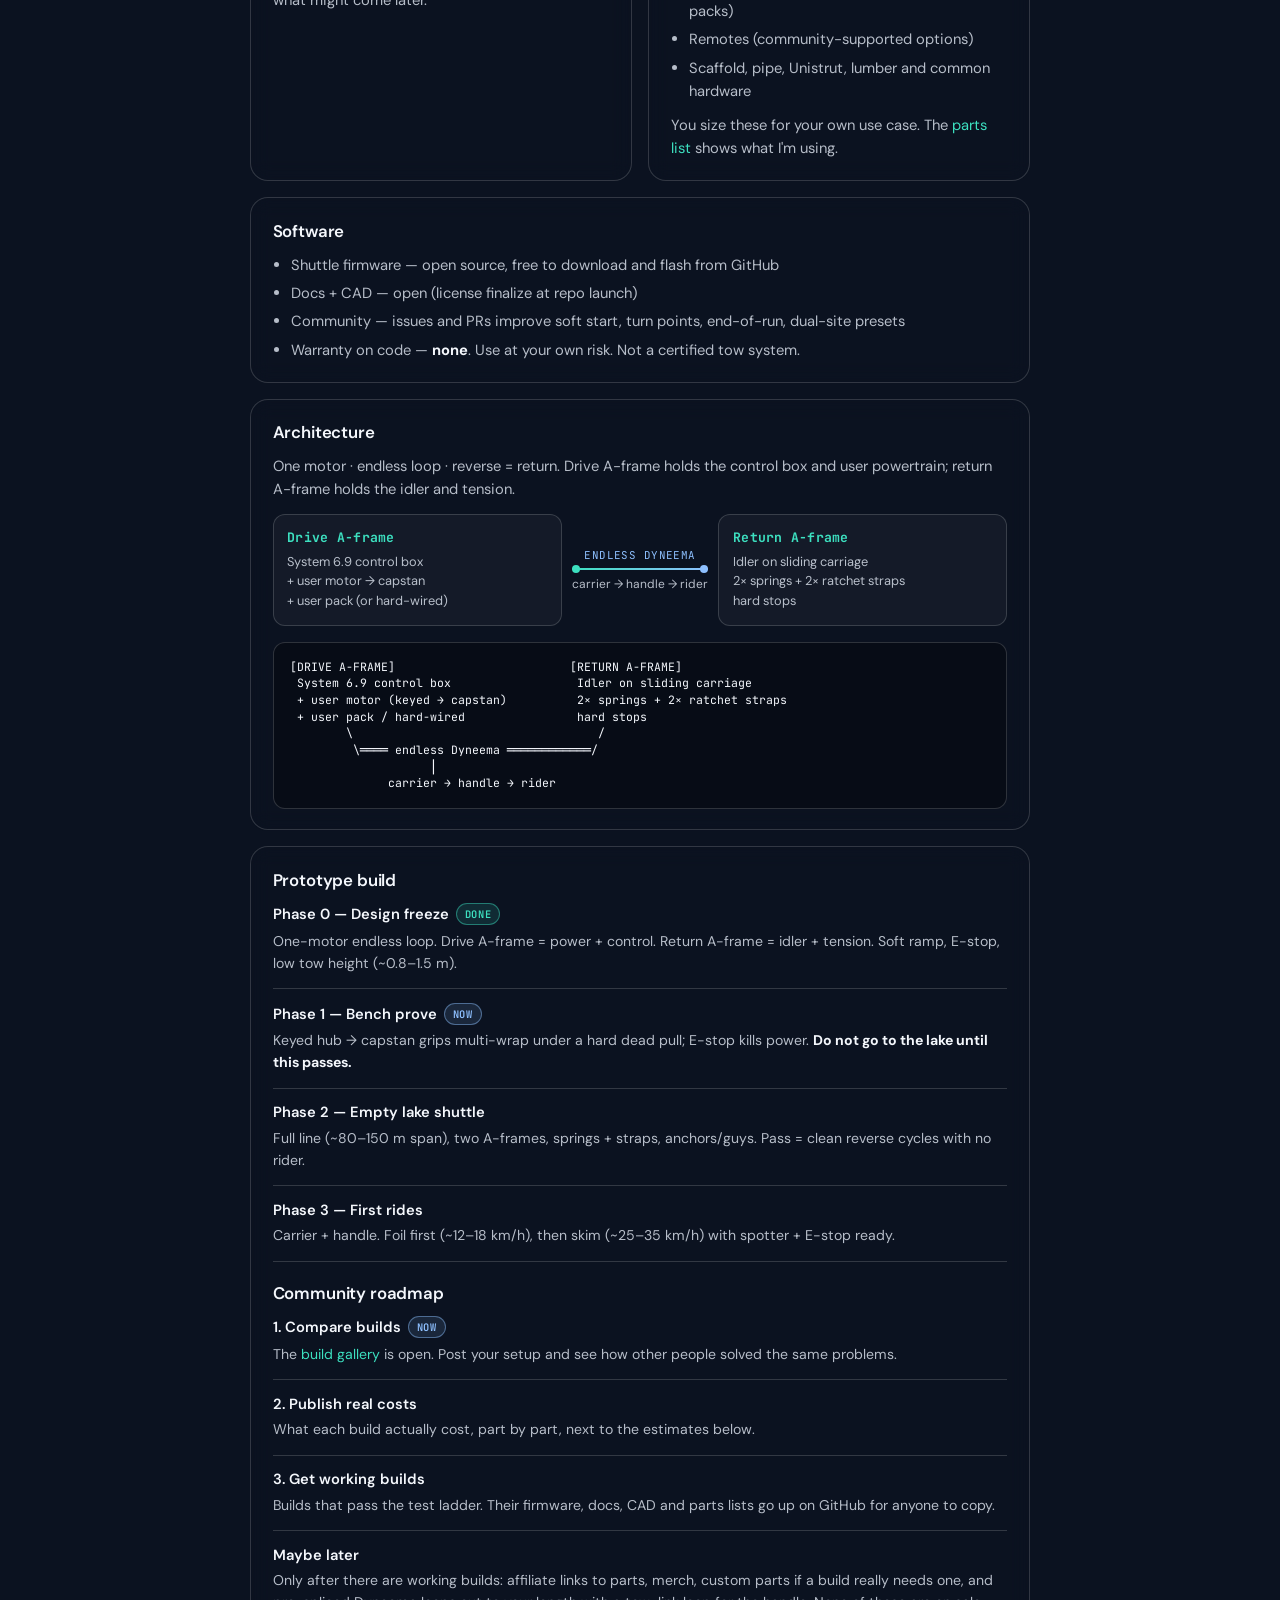
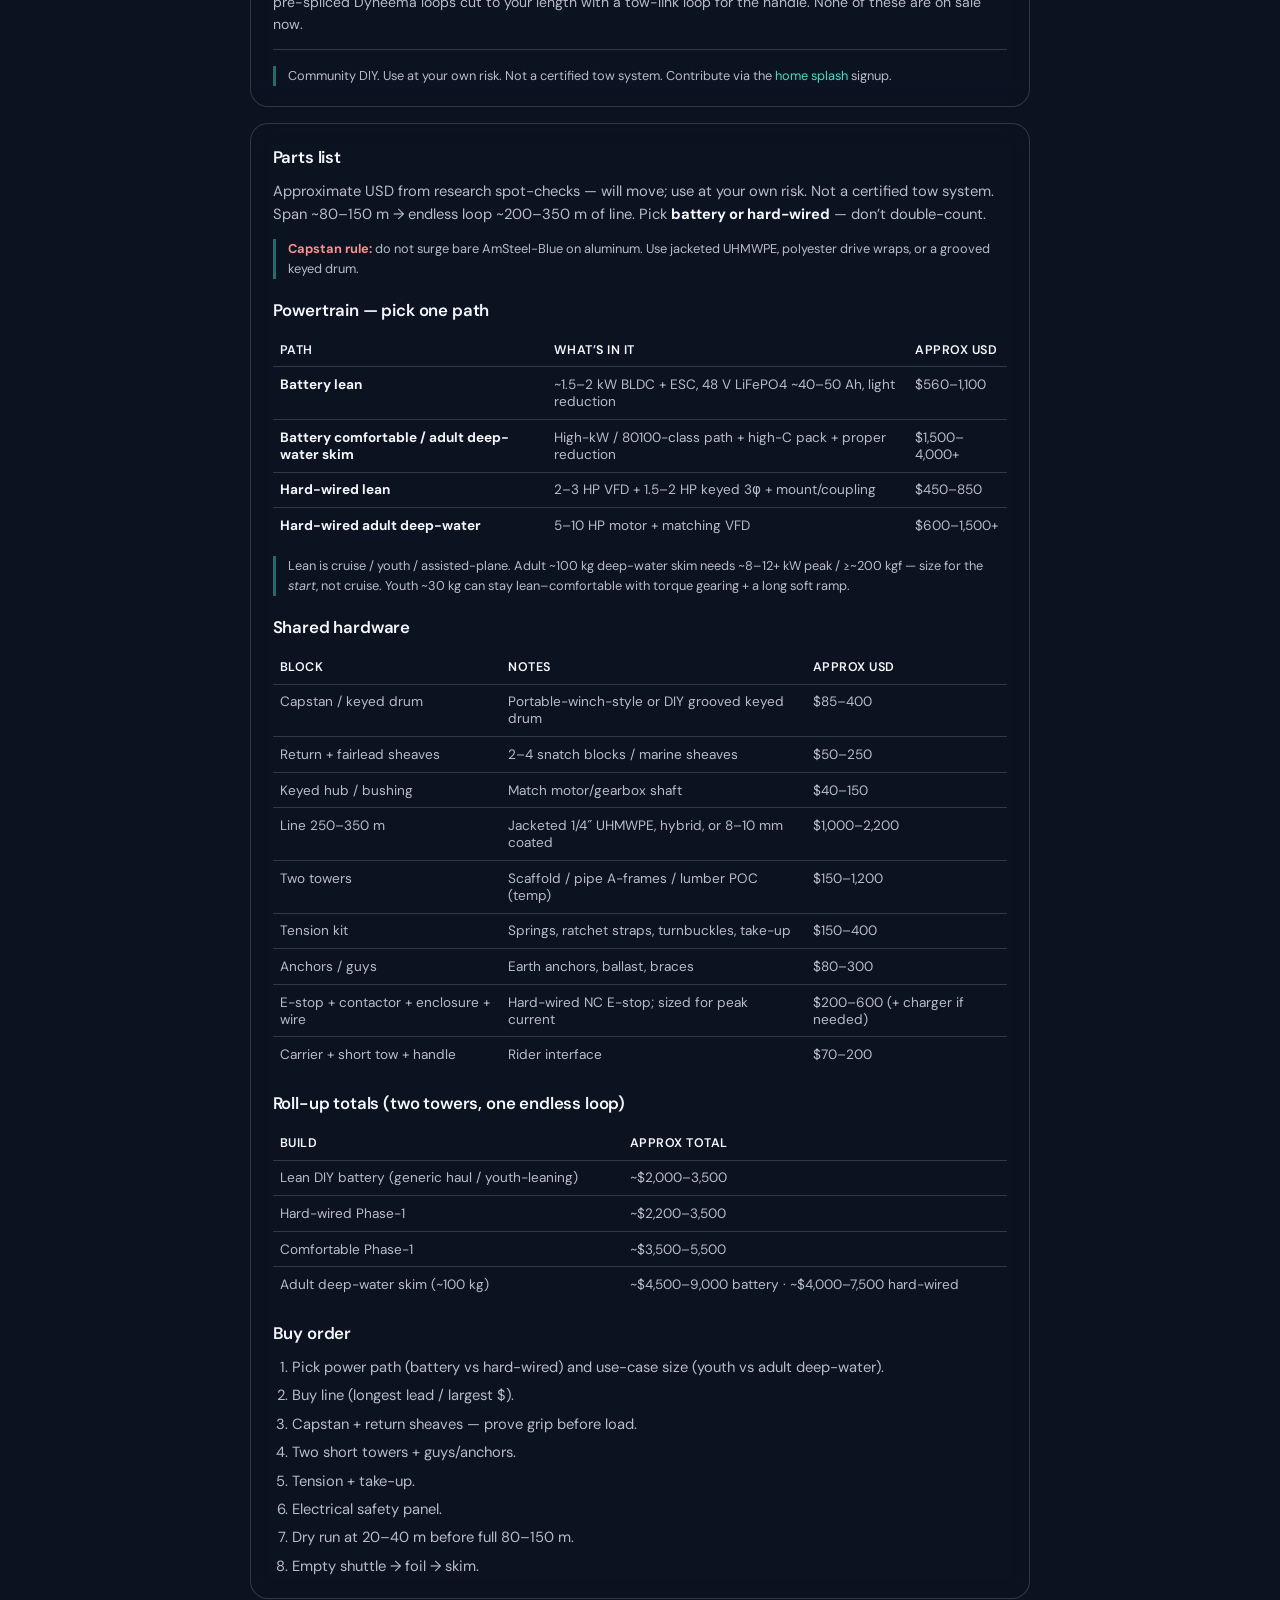
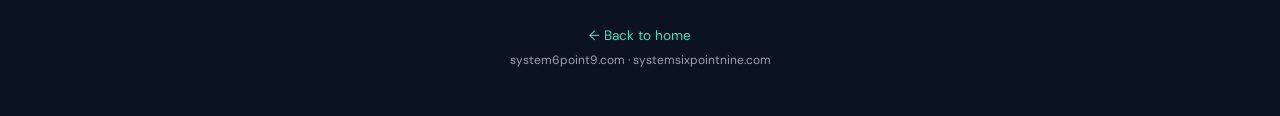
<file: exec-summary.html>
<!DOCTYPE html>
<html lang="en">
<head>
  <meta charset="utf-8" />
  <meta name="viewport" content="width=device-width, initial-scale=1" />
  <script src="js/ga.js?v=ga1" data-cfasync="false"></script>
  <title>System 6.9: community roadmap and real costs</title>
  <meta name="description" content="System 6.9: a community DIY endless shuttle. Compare builds, see real costs and follow the roadmap. The guides are always free. Use at your own risk." />
  <link rel="canonical" href="https://www.system6point9.com/exec-summary" />
  <meta property="og:type" content="website" />
  <meta property="og:site_name" content="System 6.9" />
  <meta property="og:title" content="System 6.9: community roadmap and real costs" />
  <meta property="og:description" content="System 6.9: a community DIY endless shuttle. Compare builds, see real costs and follow the roadmap. The guides are always free. Use at your own risk." />
  <meta property="og:url" content="https://www.system6point9.com/exec-summary" />
  <meta property="og:image" content="https://www.system6point9.com/media/splash-poster.jpg" />
  <meta property="og:image:width" content="1280" />
  <meta property="og:image:height" content="720" />
  <meta name="twitter:card" content="summary_large_image" />
  <meta name="theme-color" content="#0b1220" />
  <link rel="preconnect" href="https://fonts.googleapis.com" />
  <link rel="preconnect" href="https://fonts.gstatic.com" crossorigin />
  <link href="https://fonts.googleapis.com/css2?family=DM+Sans:ital,opsz,wght@0,9..40,400;0,9..40,600;0,9..40,700;1,9..40,400&family=JetBrains+Mono:wght@500&display=swap" rel="stylesheet" />
  <style>
    :root {
      --ink: #f4f7fc;
      --muted: rgba(232,238,248,0.78);
      --accent: #3de0c0;
      --accent2: #8ec0ff;
      --line: rgba(255,255,255,0.16);
      --card: rgba(12, 18, 32, 0.72);
      --danger: #ff8e8e;
    }
    * { box-sizing: border-box; }
    html, body {
      margin: 0;
      min-height: 100%;
      color: var(--ink);
      font-family: "DM Sans", system-ui, sans-serif;
      background: #0b1220;
    }
    body {
      background:
        radial-gradient(900px 500px at 50% -10%, rgba(61,224,192,0.12) 0%, transparent 55%),
        radial-gradient(700px 400px at 90% 20%, rgba(142,192,255,0.1) 0%, transparent 50%),
        #0b1220;
    }
    a { color: var(--accent); text-decoration: none; }
    a:hover { text-decoration: underline; }
    .wrap {
      width: min(820px, 100%);
      margin: 0 auto;
      padding: 2rem 1.25rem 3rem;
    }
    .topnav {
      display: flex;
      justify-content: space-between;
      align-items: center;
      gap: 1rem;
      margin-bottom: 1.75rem;
      flex-wrap: wrap;
    }
    .topnav .back {
      font-size: 0.85rem;
      color: var(--muted);
    }
    .topnav .back:hover { color: var(--accent); }
    .badge {
      display: inline-flex;
      align-items: center;
      gap: 0.4rem;
      font-family: "JetBrains Mono", monospace;
      font-size: 0.72rem;
      letter-spacing: 0.08em;
      text-transform: uppercase;
      color: var(--accent);
      border: 1px solid rgba(61,224,192,0.4);
      background: rgba(61,224,192,0.1);
      padding: 0.35rem 0.7rem;
      border-radius: 999px;
    }
    .badge::before {
      content: "";
      width: 0.45rem;
      height: 0.45rem;
      border-radius: 50%;
      background: var(--accent);
      box-shadow: 0 0 10px var(--accent);
    }
    h1 {
      margin: 0 0 0.5rem;
      font-size: clamp(1.9rem, 5vw, 2.6rem);
      font-weight: 700;
      letter-spacing: -0.03em;
    }
    h1 span {
      background: linear-gradient(90deg, var(--accent), var(--accent2));
      -webkit-background-clip: text;
      background-clip: text;
      color: transparent;
    }
    .lede {
      margin: 0 0 1.75rem;
      color: var(--muted);
      font-size: 1.05rem;
      line-height: 1.5;
      max-width: 42rem;
    }
    section {
      background: var(--card);
      border: 1px solid var(--line);
      border-radius: 18px;
      padding: 1.35rem 1.35rem 1.25rem;
      margin-bottom: 1rem;
      backdrop-filter: blur(10px);
      -webkit-backdrop-filter: blur(10px);
    }
    h2 {
      margin: 0 0 0.75rem;
      font-size: 1.05rem;
      font-weight: 600;
      letter-spacing: -0.01em;
    }
    p, li {
      color: var(--muted);
      font-size: 0.92rem;
      line-height: 1.55;
    }
    p { margin: 0 0 0.75rem; }
    p:last-child { margin-bottom: 0; }
    ul {
      margin: 0;
      padding-left: 1.15rem;
    }
    li { margin-bottom: 0.35rem; }
    li:last-child { margin-bottom: 0; }
    .pill-row {
      display: flex;
      flex-wrap: wrap;
      gap: 0.45rem;
      margin-top: 0.35rem;
    }
    .pill-row span {
      font-size: 0.8rem;
      color: var(--ink);
      background: rgba(255,255,255,0.08);
      border: 1px solid var(--line);
      padding: 0.35rem 0.65rem;
      border-radius: 999px;
    }
    table {
      width: 100%;
      border-collapse: collapse;
      font-size: 0.85rem;
    }
    th, td {
      text-align: left;
      padding: 0.55rem 0.45rem;
      border-bottom: 1px solid var(--line);
      vertical-align: top;
      color: var(--muted);
    }
    th {
      color: var(--ink);
      font-weight: 600;
      font-size: 0.78rem;
      text-transform: uppercase;
      letter-spacing: 0.04em;
    }
    tr:last-child td { border-bottom: none; }
    .grid-2 {
      display: grid;
      grid-template-columns: 1fr 1fr;
      gap: 1rem;
    }
    @media (max-width: 640px) {
      .grid-2 { grid-template-columns: 1fr; }
      table.use-cases th:nth-child(3),
      table.use-cases td:nth-child(3) { display: none; }
      .table-scroll { overflow-x: auto; -webkit-overflow-scrolling: touch; }
    }
    .phase {
      margin: 0 0 0.85rem;
      padding-bottom: 0.85rem;
      border-bottom: 1px solid var(--line);
    }
    .phase:last-child { margin-bottom: 0; padding-bottom: 0; border-bottom: none; }
    .phase h3 {
      margin: 0 0 0.35rem;
      font-size: 0.92rem;
      font-weight: 600;
      color: var(--ink);
      display: flex;
      flex-wrap: wrap;
      align-items: center;
      gap: 0.45rem;
    }
    .phase p { margin: 0; font-size: 0.88rem; }
    .tag {
      display: inline-flex;
      font-family: "JetBrains Mono", monospace;
      font-size: 0.65rem;
      letter-spacing: 0.06em;
      text-transform: uppercase;
      padding: 0.2rem 0.5rem;
      border-radius: 999px;
      border: 1px solid var(--line);
      color: var(--muted);
    }
    .tag.done {
      color: var(--accent);
      border-color: rgba(61,224,192,0.45);
      background: rgba(61,224,192,0.12);
    }
    .tag.now {
      color: var(--accent2);
      border-color: rgba(142,192,255,0.45);
      background: rgba(142,192,255,0.12);
    }
    ol.buy {
      margin: 0;
      padding-left: 1.2rem;
    }
    ol.buy li { margin-bottom: 0.35rem; }
    ol.buy li:last-child { margin-bottom: 0; }
    .arch {
      font-family: "JetBrains Mono", monospace;
      font-size: 0.72rem;
      line-height: 1.45;
      color: var(--ink);
      background: rgba(0,0,0,0.28);
      border: 1px solid var(--line);
      border-radius: 12px;
      padding: 1rem;
      overflow-x: auto;
      white-space: pre;
      margin: 0;
    }
    .diagram {
      margin-top: 0.85rem;
      display: grid;
      grid-template-columns: 1fr auto 1fr;
      gap: 0.65rem;
      align-items: stretch;
    }
    @media (max-width: 640px) {
      .diagram {
        grid-template-columns: 1fr;
      }
      .diagram .mid { order: 3; }
    }
    .node {
      border: 1px solid var(--line);
      border-radius: 12px;
      padding: 0.85rem;
      background: rgba(255,255,255,0.04);
    }
    .node strong {
      display: block;
      font-size: 0.82rem;
      margin-bottom: 0.35rem;
      color: var(--accent);
      font-family: "JetBrains Mono", monospace;
      letter-spacing: 0.02em;
    }
    .node p {
      margin: 0;
      font-size: 0.8rem;
    }
    .mid {
      display: flex;
      flex-direction: column;
      align-items: center;
      justify-content: center;
      gap: 0.35rem;
      min-width: 7rem;
      text-align: center;
    }
    .mid .line {
      width: 100%;
      height: 2px;
      background: linear-gradient(90deg, var(--accent), var(--accent2));
      border-radius: 2px;
      position: relative;
    }
    .mid .line::before,
    .mid .line::after {
      content: "";
      position: absolute;
      top: 50%;
      width: 8px;
      height: 8px;
      border-radius: 50%;
      background: var(--accent);
      transform: translateY(-50%);
    }
    .mid .line::before { left: 0; }
    .mid .line::after { right: 0; background: var(--accent2); }
    .mid .label {
      font-family: "JetBrains Mono", monospace;
      font-size: 0.68rem;
      color: var(--accent2);
      letter-spacing: 0.04em;
      text-transform: uppercase;
    }
    .mid .rider {
      font-size: 0.75rem;
      color: var(--muted);
    }
    .note {
      margin-top: 0.85rem;
      font-size: 0.8rem;
      color: var(--muted);
      border-left: 3px solid rgba(61,224,192,0.45);
      padding-left: 0.75rem;
    }
    footer {
      margin-top: 1.75rem;
      font-size: 0.75rem;
      color: rgba(232,238,248,0.65);
      text-align: center;
    }
    footer .home {
      display: inline-block;
      margin-bottom: 0.5rem;
      font-size: 0.85rem;
    }

    .pdf-cta {
      margin: 0 0 1rem;
      text-align: center;
    }
    .pdf-cta a {
      display: inline-flex;
      align-items: center;
      gap: 0.45rem;
      font-size: 0.9rem;
      font-weight: 600;
      color: #0b1220;
      background: linear-gradient(90deg, var(--accent), #6ad0ff);
      padding: 0.65rem 1.15rem;
      border-radius: 999px;
      text-decoration: none;
      box-shadow: 0 0 18px rgba(61,224,192,0.25);
    }
    .pdf-cta a:hover {
      text-decoration: none;
      filter: brightness(1.06);
    }
  </style>
</head>
<body>
  <div class="wrap">
    <nav class="topnav">
      <a class="back" href="/">← Back to System 6.9</a>
      <div class="badge">Public summary</div>
    </nav>

    <header>
      <h1>System <span>6.9</span></h1>
      <p class="lede">Community DIY endless shuttle powered by battery or hard-wired. Open software. Big-box builds. Size the motor and pack for your use case.</p>
    </header>

    <section>
      <h2>Mission</h2>
      <p>System 6.9 is a <strong style="color:var(--ink)">community project</strong>: open-source software plus builds from materials you can get online or at Home Depot, Harbor Freight, Lowe’s, Menards, and similar. The center of gravity is community and community development — not a finished commercial tow product.</p>
      <p>Each builder has their own use case. Motor size and battery pack (or hard-wired supply) are chosen by that use case — we do not ship a one-size powertrain.</p>
    </section>

    <section>
      <h2>One-liner</h2>
      <p>DIY endless shuttle for the community — one architecture, many surfaces. Water (foil/skim), backyard snow, sled uphill, skate tow, and more. You size the motor and pack for your use. We publish the guide, the software and real build costs, all free. Use at your own risk.</p>
    </section>

    <section>
      <h2>Why build one</h2>
      <p>Commercial endless tows such as System 2.0 cost tens of thousands of dollars. System 6.9 is for hobbyists who want to compare ideas, understand what a build needs and what it really costs, and then make one for their own lake, pond or hill. <a href="/builds">Compare community builds</a> or read the <a href="/guide">free guide</a>.</p>
    </section>

    <section>
      <h2>Use cases</h2>
      <p>Same endless loop. Different accessories, mounts, and speed presets.</p>
      <div style="overflow-x:auto; margin-top:0.5rem;">
        <table>
          <thead>
            <tr>
              <th>Use</th>
              <th>Setup notes</th>
              <th>Height / speed bias</th>
            </tr>
          </thead>
          <tbody>
            <tr>
              <td>Foil / skim (water)</td>
              <td>Shore A-frames; floating Dyneema</td>
              <td>Low tow ~0.8–1.5 m · foil soft / skim faster</td>
            </tr>
            <tr>
              <td>Backyard snowboard</td>
              <td>Hill or flat-to-slope chord; return tow to top</td>
              <td>Low–mid · soft start</td>
            </tr>
            <tr>
              <td>Uphill sled tow</td>
              <td>Steeper chord; stronger tension; kids/adults</td>
              <td>Low handle; slow presets; EOR critical</td>
            </tr>
            <tr>
              <td>Skateboard tow</td>
              <td>Parking lot / empty street / private pavement</td>
              <td>Low tow; soft ramp; short span OK</td>
            </tr>
            <tr>
              <td>Wakeskate / wakesurf-style</td>
              <td>Same water frames</td>
              <td>Low</td>
            </tr>
            <tr>
              <td>Grass / dirt “summer sled”</td>
              <td>Dry hillside practice</td>
              <td>Low; expect abrasion on line</td>
            </tr>
            <tr>
              <td>Ski / snowboard park return</td>
              <td>Side hit or backyard feature return</td>
              <td>Same as snow uphill</td>
            </tr>
            <tr>
              <td>Training / rehab pull</td>
              <td>Very low speed presets</td>
              <td>Softest ramp</td>
            </tr>
            <tr>
              <td>Cargo / gear shuttle</td>
              <td>Non-human: coolers, tools across a cut</td>
              <td>Own-risk; different carrier</td>
            </tr>
            <tr>
              <td>Photo / camera dolly</td>
              <td>Slow constant speed along a lane</td>
              <td>Smooth speed mode</td>
            </tr>
          </tbody>
        </table>
      </div>
      <div class="pill-row" style="margin-top:1rem;">
        <span>Foil / skim</span>
        <span>Snow</span>
        <span>Sled uphill</span>
        <span>Skate tow</span>
        <span>Training</span>
        <span>Cargo</span>
      </div>
      <p class="note">Weak fits (don’t lead with these): high big-air wake (wants tall towers), full-size cable parks, public ski-area lifts (certification world).</p>
    </section>

    <div class="grid-2">
      <section>
        <h2>Nothing is for sale</h2>
        <p>Nothing is on sale right now. The guides, the build gallery and the software are free, and the guides will always be free. See the roadmap below for what might come later.</p>
      </section>
      <section>
        <h2>What you source</h2>
        <ul>
          <li>Motors (e.g. BLDC 80100-class)</li>
          <li>ESCs (e.g. VESC-class)</li>
          <li>Batteries and chargers (e.g. 12–14S high-C packs)</li>
          <li>Remotes (community-supported options)</li>
          <li>Scaffold, pipe, Unistrut, lumber and common hardware</li>
        </ul>
        <p style="margin-top:0.75rem;">You size these for your own use case. The <a href="/parts">parts list</a> shows what I'm using.</p>
      </section>
    </div>

    <section>
      <h2>Software</h2>
      <ul>
        <li>Shuttle firmware — open source, free to download and flash from GitHub</li>
        <li>Docs + CAD — open (license finalize at repo launch)</li>
        <li>Community — issues and PRs improve soft start, turn points, end-of-run, dual-site presets</li>
        <li>Warranty on code — <strong style="color:var(--ink)">none</strong>. Use at your own risk. Not a certified tow system.</li>
      </ul>
    </section>

    <section>
      <h2>Architecture</h2>
      <p>One motor · endless loop · reverse = return. Drive A-frame holds the control box and user powertrain; return A-frame holds the idler and tension.</p>
      <div class="diagram" aria-hidden="true">
        <div class="node">
          <strong>Drive A-frame</strong>
          <p>System 6.9 control box<br />+ user motor → capstan<br />+ user pack (or hard-wired)</p>
        </div>
        <div class="mid">
          <span class="label">Endless Dyneema</span>
          <div class="line"></div>
          <span class="rider">carrier → handle → rider</span>
        </div>
        <div class="node">
          <strong>Return A-frame</strong>
          <p>Idler on sliding carriage<br />2× springs + 2× ratchet straps<br />hard stops</p>
        </div>
      </div>
      <pre class="arch" style="margin-top:1rem;">[DRIVE A-FRAME]                         [RETURN A-FRAME]
 System 6.9 control box                  Idler on sliding carriage
 + user motor (keyed → capstan)          2× springs + 2× ratchet straps
 + user pack / hard-wired                hard stops
        \                                   /
         \════ endless Dyneema ════════════/
                    │
              carrier → handle → rider</pre>
    </section>

    <section>
      <h2>Prototype build</h2>
      <div class="phase">
        <h3>Phase 0 — Design freeze <span class="tag done">Done</span></h3>
        <p>One-motor endless loop. Drive A-frame = power + control. Return A-frame = idler + tension. Soft ramp, E-stop, low tow height (~0.8–1.5&nbsp;m).</p>
      </div>
      <div class="phase">
        <h3>Phase 1 — Bench prove <span class="tag now">Now</span></h3>
        <p>Keyed hub → capstan grips multi-wrap under a hard dead pull; E-stop kills power. <strong style="color:var(--ink)">Do not go to the lake until this passes.</strong></p>
      </div>
      <div class="phase">
        <h3>Phase 2 — Empty lake shuttle</h3>
        <p>Full line (~80–150&nbsp;m span), two A-frames, springs + straps, anchors/guys. Pass = clean reverse cycles with no rider.</p>
      </div>
      <div class="phase">
        <h3>Phase 3 — First rides</h3>
        <p>Carrier + handle. Foil first (~12–18&nbsp;km/h), then skim (~25–35&nbsp;km/h) with spotter + E-stop ready.</p>
      </div>
      <h2 style="margin-top:1.25rem;">Community roadmap</h2>
      <div class="phase">
        <h3>1. Compare builds <span class="tag now">Now</span></h3>
        <p>The <a href="/builds">build gallery</a> is open. Post your setup and see how other people solved the same problems.</p>
      </div>
      <div class="phase">
        <h3>2. Publish real costs</h3>
        <p>What each build actually cost, part by part, next to the estimates below.</p>
      </div>
      <div class="phase">
        <h3>3. Get working builds</h3>
        <p>Builds that pass the test ladder. Their firmware, docs, CAD and parts lists go up on GitHub for anyone to copy.</p>
      </div>
      <div class="phase">
        <h3>Maybe later</h3>
        <p>Only after there are working builds: affiliate links to parts, merch, custom parts if a build really needs one, and pre-spliced Dyneema loops cut to your length with a tow-link loop for the handle. None of these are on sale now.</p>
      </div>
      <p class="note" style="margin-top:1rem;">Community DIY. Use at your own risk. Not a certified tow system. Contribute via the <a href="/">home splash</a> signup.</p>
    </section>

    <section>
      <h2>Parts list</h2>
      <p>Approximate USD from research spot-checks — will move; use at your own risk. Not a certified tow system. Span ~80–150&nbsp;m → endless loop ~200–350&nbsp;m of line. Pick <strong style="color:var(--ink)">battery or hard-wired</strong> — don’t double-count.</p>
      <p class="note"><strong style="color:var(--danger)">Capstan rule:</strong> do not surge bare AmSteel-Blue on aluminum. Use jacketed UHMWPE, polyester drive wraps, or a grooved keyed drum.</p>

      <h2 style="margin-top:1.25rem;">Powertrain — pick one path</h2>
      <div class="table-scroll">
        <table>
          <thead>
            <tr>
              <th>Path</th>
              <th>What’s in it</th>
              <th>Approx USD</th>
            </tr>
          </thead>
          <tbody>
            <tr>
              <td><strong style="color:var(--ink)">Battery lean</strong></td>
              <td>~1.5–2&nbsp;kW BLDC + ESC, 48&nbsp;V LiFePO4 ~40–50&nbsp;Ah, light reduction</td>
              <td>$560–1,100</td>
            </tr>
            <tr>
              <td><strong style="color:var(--ink)">Battery comfortable / adult deep-water skim</strong></td>
              <td>High-kW / 80100-class path + high-C pack + proper reduction</td>
              <td>$1,500–4,000+</td>
            </tr>
            <tr>
              <td><strong style="color:var(--ink)">Hard-wired lean</strong></td>
              <td>2–3&nbsp;HP VFD + 1.5–2&nbsp;HP keyed 3φ + mount/coupling</td>
              <td>$450–850</td>
            </tr>
            <tr>
              <td><strong style="color:var(--ink)">Hard-wired adult deep-water</strong></td>
              <td>5–10&nbsp;HP motor + matching VFD</td>
              <td>$600–1,500+</td>
            </tr>
          </tbody>
        </table>
      </div>
      <p class="note">Lean is cruise / youth / assisted-plane. Adult ~100&nbsp;kg deep-water skim needs ~8–12+&nbsp;kW peak / ≥~200&nbsp;kgf — size for the <em>start</em>, not cruise. Youth ~30&nbsp;kg can stay lean–comfortable with torque gearing + a long soft ramp.</p>

      <h2 style="margin-top:1.25rem;">Shared hardware</h2>
      <div class="table-scroll">
        <table>
          <thead>
            <tr>
              <th>Block</th>
              <th>Notes</th>
              <th>Approx USD</th>
            </tr>
          </thead>
          <tbody>
            <tr>
              <td>Capstan / keyed drum</td>
              <td>Portable-winch-style or DIY grooved keyed drum</td>
              <td>$85–400</td>
            </tr>
            <tr>
              <td>Return + fairlead sheaves</td>
              <td>2–4 snatch blocks / marine sheaves</td>
              <td>$50–250</td>
            </tr>
            <tr>
              <td>Keyed hub / bushing</td>
              <td>Match motor/gearbox shaft</td>
              <td>$40–150</td>
            </tr>
            <tr>
              <td>Line 250–350&nbsp;m</td>
              <td>Jacketed 1/4″ UHMWPE, hybrid, or 8–10&nbsp;mm coated</td>
              <td>$1,000–2,200</td>
            </tr>
            <tr>
              <td>Two towers</td>
              <td>Scaffold / pipe A-frames / lumber POC (temp)</td>
              <td>$150–1,200</td>
            </tr>
            <tr>
              <td>Tension kit</td>
              <td>Springs, ratchet straps, turnbuckles, take-up</td>
              <td>$150–400</td>
            </tr>
            <tr>
              <td>Anchors / guys</td>
              <td>Earth anchors, ballast, braces</td>
              <td>$80–300</td>
            </tr>
            <tr>
              <td>E-stop + contactor + enclosure + wire</td>
              <td>Hard-wired NC E-stop; sized for peak current</td>
              <td>$200–600 (+ charger if needed)</td>
            </tr>
            <tr>
              <td>Carrier + short tow + handle</td>
              <td>Rider interface</td>
              <td>$70–200</td>
            </tr>
          </tbody>
        </table>
      </div>

      <h2 style="margin-top:1.25rem;">Roll-up totals (two towers, one endless loop)</h2>
      <div class="table-scroll">
        <table>
          <thead>
            <tr>
              <th>Build</th>
              <th>Approx total</th>
            </tr>
          </thead>
          <tbody>
            <tr>
              <td>Lean DIY battery (generic haul / youth-leaning)</td>
              <td>~$2,000–3,500</td>
            </tr>
            <tr>
              <td>Hard-wired Phase-1</td>
              <td>~$2,200–3,500</td>
            </tr>
            <tr>
              <td>Comfortable Phase-1</td>
              <td>~$3,500–5,500</td>
            </tr>
            <tr>
              <td>Adult deep-water skim (~100&nbsp;kg)</td>
              <td>~$4,500–9,000 battery · ~$4,000–7,500 hard-wired</td>
            </tr>
          </tbody>
        </table>
      </div>

      <h2 style="margin-top:1.25rem;">Buy order</h2>
      <ol class="buy">
        <li>Pick power path (battery vs hard-wired) and use-case size (youth vs adult deep-water).</li>
        <li>Buy line (longest lead / largest $).</li>
        <li>Capstan + return sheaves — prove grip before load.</li>
        <li>Two short towers + guys/anchors.</li>
        <li>Tension + take-up.</li>
        <li>Electrical safety panel.</li>
        <li>Dry run at 20–40&nbsp;m before full 80–150&nbsp;m.</li>
        <li>Empty shuttle → foil → skim.</li>
      </ol>

    </section>

    <footer>
      <a class="home" href="/">← Back to home</a><br />
      system6point9.com · systemsixpointnine.com
    </footer>
  </div>
</body>
</html>
</file>
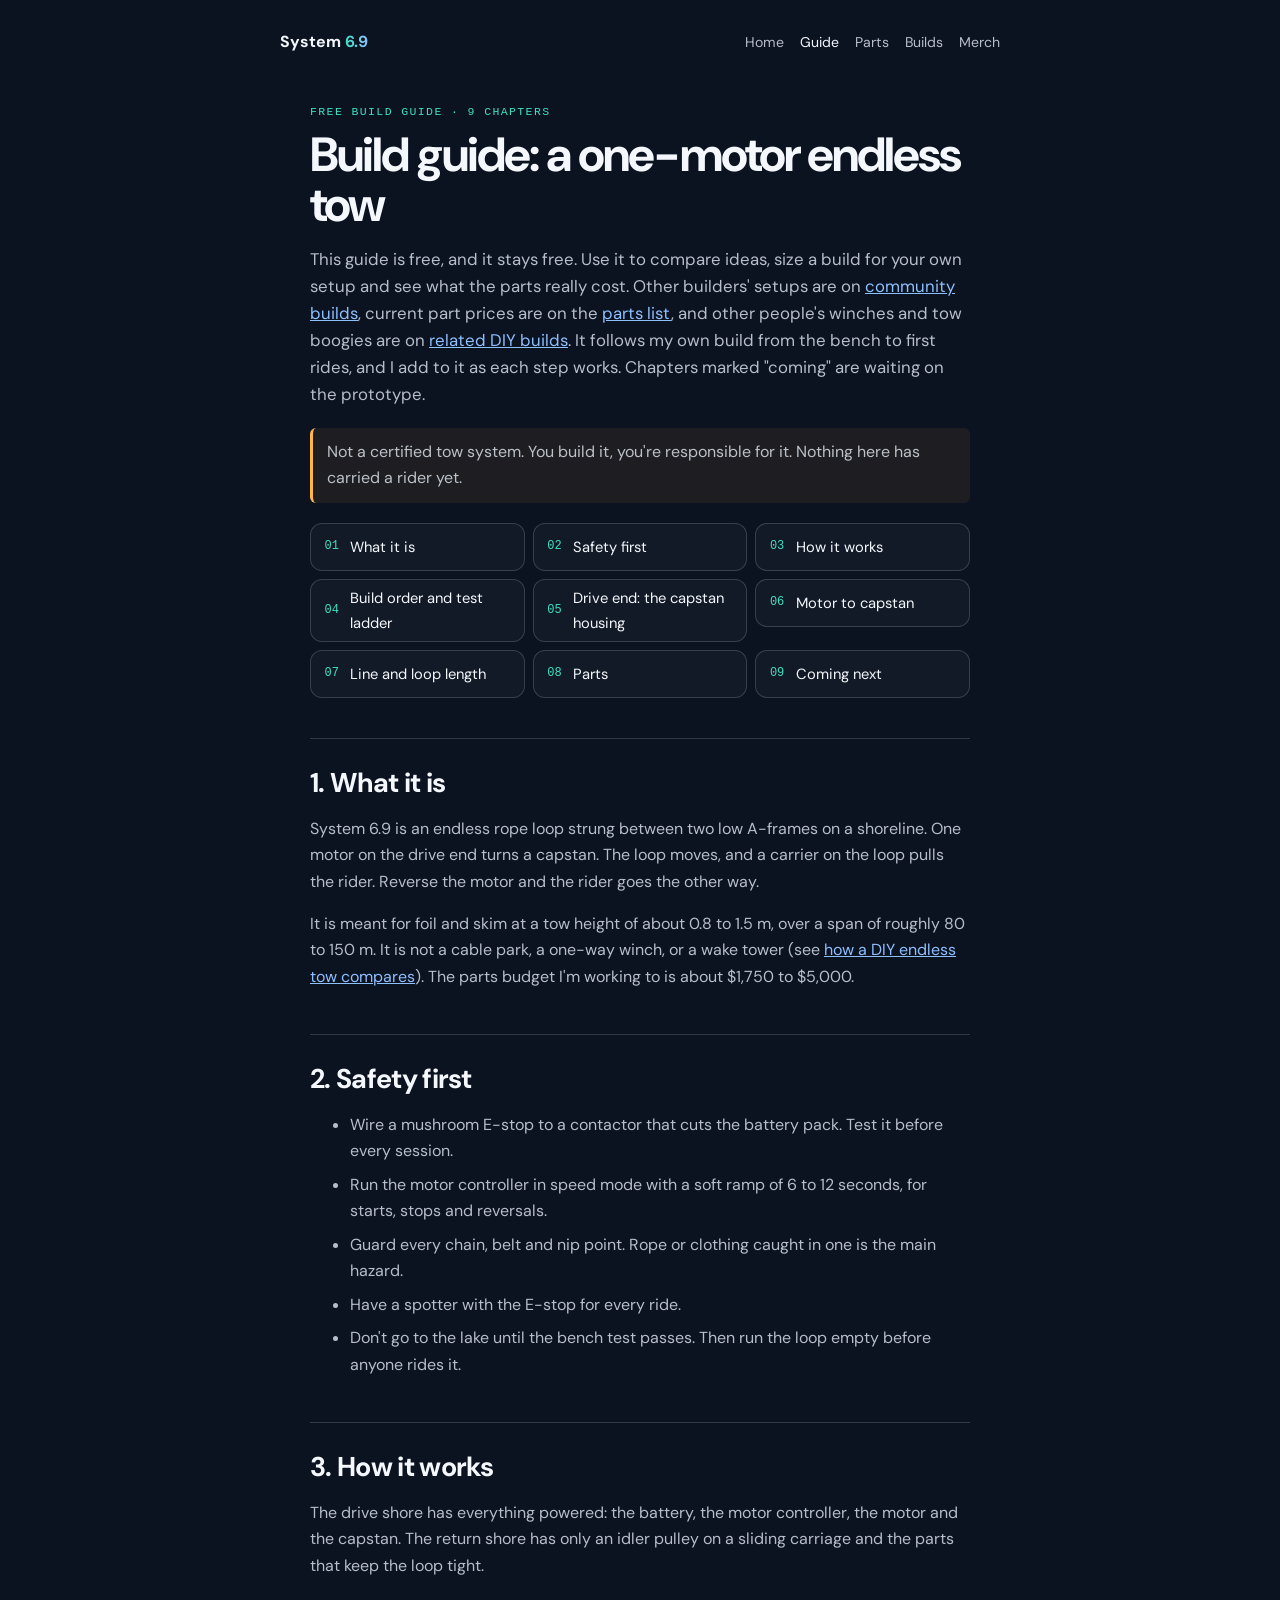
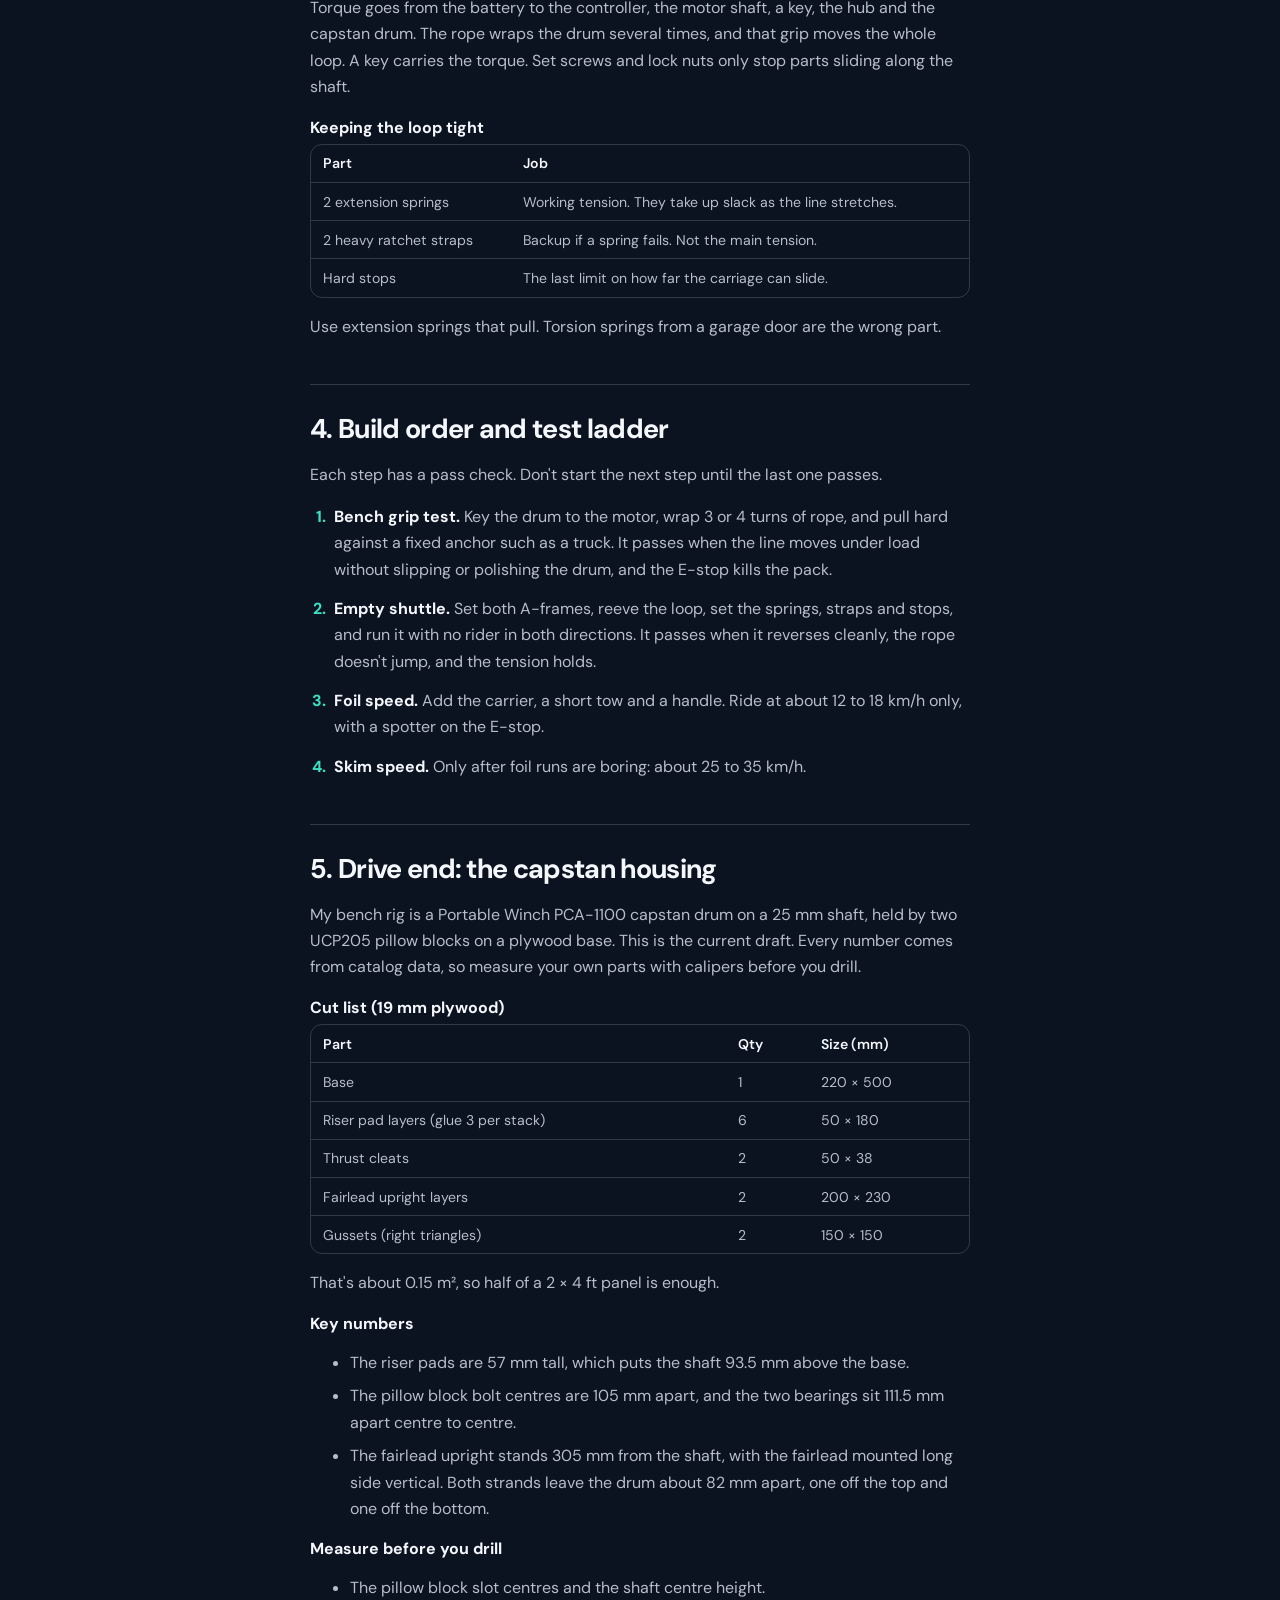
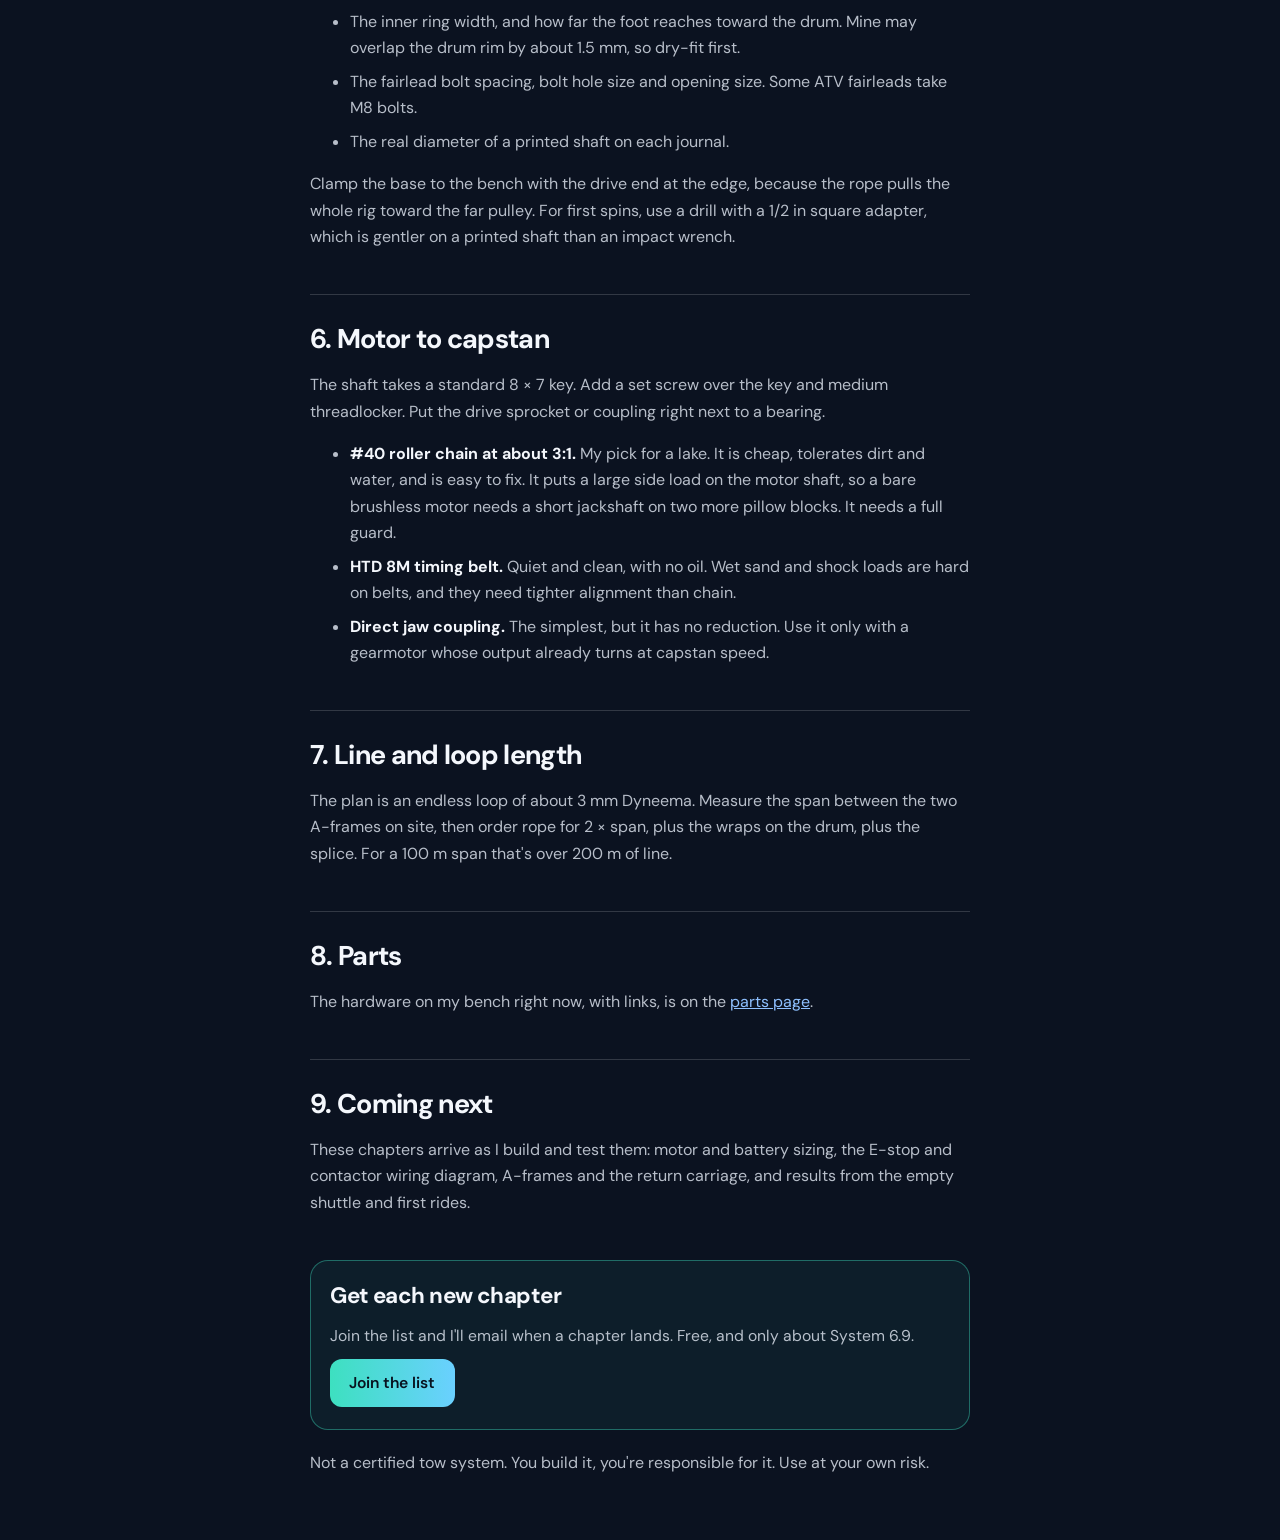
<file: guide.html>
<!DOCTYPE html>
<html lang="en">
<head>
  <meta charset="utf-8" />
  <meta name="viewport" content="width=device-width, initial-scale=1" />
  <script src="/js/ga.js?v=ga1" data-cfasync="false"></script>
  <title>Free DIY endless tow build guide | System 6.9</title>
  <meta name="description" content="Free build guide for a one-motor endless-loop tow for foil and skim: how it works, safety, the test ladder, the capstan housing cut list, drive options and loop length math." />
  <meta name="theme-color" content="#0b1220" />
  <link rel="canonical" href="https://www.system6point9.com/guide" />
  <meta property="og:type" content="article" />
  <meta property="og:site_name" content="System 6.9" />
  <meta property="og:title" content="Free DIY endless tow build guide" />
  <meta property="og:description" content="How a one-motor endless-loop tow works, how to test it safely, and the drive end I'm building on the bench. Free, updated as the build goes." />
  <meta property="og:url" content="https://www.system6point9.com/guide" />
  <meta property="og:image" content="https://www.system6point9.com/media/splash-poster.jpg" />
  <meta property="og:image:width" content="1280" />
  <meta property="og:image:height" content="720" />
  <meta name="twitter:card" content="summary_large_image" />
  <link rel="preconnect" href="https://fonts.googleapis.com" />
  <link rel="preconnect" href="https://fonts.gstatic.com" crossorigin />
  <link href="https://fonts.googleapis.com/css2?family=DM+Sans:opsz,wght@9..40,400;9..40,600;9..40,700&display=swap" rel="stylesheet" />
  <link rel="stylesheet" href="/css/parts.css?v=prem1" />
</head>
<body>
  <header class="top">
    <a class="brand" href="/">System <span>6.9</span></a>
    <nav class="nav" aria-label="Site">
      <a href="/">Home</a>
      <a href="/guide" aria-current="page">Guide</a>
      <a href="/parts">Parts</a>
      <a href="/builds">Builds</a>
      <a href="/store/">Merch</a>
    </nav>
  </header>
  <main class="wrap guide-page">
    <p class="kicker">Free build guide · 9 chapters</p>
    <h1>Build guide: a one-motor endless tow</h1>
    <p class="intro">This guide is free, and it stays free. Use it to compare ideas, size a build for your own setup and see what the parts really cost. Other builders' setups are on <a href="/builds">community builds</a>, current part prices are on the <a href="/parts">parts list</a>, and other people's winches and tow boogies are on <a href="/related">related DIY builds</a>. It follows my own build from the bench to first rides, and I add to it as each step works. Chapters marked "coming" are waiting on the prototype.</p>
    <p class="warn">Not a certified tow system. You build it, you're responsible for it. Nothing here has carried a rider yet.</p>

    <nav class="toc" aria-label="Chapters">
      <ol>
        <li><a href="#what">What it is</a></li>
        <li><a href="#safety">Safety first</a></li>
        <li><a href="#how">How it works</a></li>
        <li><a href="#ladder">Build order and test ladder</a></li>
        <li><a href="#housing">Drive end: the capstan housing</a></li>
        <li><a href="#drive">Motor to capstan</a></li>
        <li><a href="#loop">Line and loop length</a></li>
        <li><a href="#parts">Parts</a></li>
        <li><a href="#coming">Coming next</a></li>
      </ol>
    </nav>

    <section id="what">
      <h2>1. What it is</h2>
      <p>System 6.9 is an endless rope loop strung between two low A-frames on a shoreline. One motor on the drive end turns a capstan. The loop moves, and a carrier on the loop pulls the rider. Reverse the motor and the rider goes the other way.</p>
      <p>It is meant for foil and skim at a tow height of about 0.8 to 1.5 m, over a span of roughly 80 to 150 m. It is not a cable park, a one-way winch, or a wake tower (see <a href="/diy-endless-tow">how a DIY endless tow compares</a>). The parts budget I'm working to is about $1,750 to $5,000.</p>
    </section>

    <section id="safety">
      <h2>2. Safety first</h2>
      <ul>
        <li>Wire a mushroom E-stop to a contactor that cuts the battery pack. Test it before every session.</li>
        <li>Run the motor controller in speed mode with a soft ramp of 6 to 12 seconds, for starts, stops and reversals.</li>
        <li>Guard every chain, belt and nip point. Rope or clothing caught in one is the main hazard.</li>
        <li>Have a spotter with the E-stop for every ride.</li>
        <li>Don't go to the lake until the bench test passes. Then run the loop empty before anyone rides it.</li>
      </ul>
    </section>

    <section id="how">
      <h2>3. How it works</h2>
      <p>The drive shore has everything powered: the battery, the motor controller, the motor and the capstan. The return shore has only an idler pulley on a sliding carriage and the parts that keep the loop tight.</p>
      <p>Torque goes from the battery to the controller, the motor shaft, a key, the hub and the capstan drum. The rope wraps the drum several times, and that grip moves the whole loop. A key carries the torque. Set screws and lock nuts only stop parts sliding along the shaft.</p>
      <h3>Keeping the loop tight</h3>
      <div class="table-wrap">
      <table>
        <thead><tr><th>Part</th><th>Job</th></tr></thead>
        <tbody>
          <tr><td>2 extension springs</td><td>Working tension. They take up slack as the line stretches.</td></tr>
          <tr><td>2 heavy ratchet straps</td><td>Backup if a spring fails. Not the main tension.</td></tr>
          <tr><td>Hard stops</td><td>The last limit on how far the carriage can slide.</td></tr>
        </tbody>
      </table>
      </div>
      <p>Use extension springs that pull. Torsion springs from a garage door are the wrong part.</p>
    </section>

    <section id="ladder">
      <h2>4. Build order and test ladder</h2>
      <p>Each step has a pass check. Don't start the next step until the last one passes.</p>
      <ol class="steps">
        <li><strong>Bench grip test.</strong> Key the drum to the motor, wrap 3 or 4 turns of rope, and pull hard against a fixed anchor such as a truck. It passes when the line moves under load without slipping or polishing the drum, and the E-stop kills the pack.</li>
        <li><strong>Empty shuttle.</strong> Set both A-frames, reeve the loop, set the springs, straps and stops, and run it with no rider in both directions. It passes when it reverses cleanly, the rope doesn't jump, and the tension holds.</li>
        <li><strong>Foil speed.</strong> Add the carrier, a short tow and a handle. Ride at about 12 to 18 km/h only, with a spotter on the E-stop.</li>
        <li><strong>Skim speed.</strong> Only after foil runs are boring: about 25 to 35 km/h.</li>
      </ol>
    </section>

    <section id="housing">
      <h2>5. Drive end: the capstan housing</h2>
      <p>My bench rig is a Portable Winch PCA-1100 capstan drum on a 25 mm shaft, held by two UCP205 pillow blocks on a plywood base. This is the current draft. Every number comes from catalog data, so measure your own parts with calipers before you drill.</p>
      <h3>Cut list (19 mm plywood)</h3>
      <div class="table-wrap">
      <table>
        <thead><tr><th>Part</th><th>Qty</th><th>Size (mm)</th></tr></thead>
        <tbody>
          <tr><td>Base</td><td>1</td><td>220 × 500</td></tr>
          <tr><td>Riser pad layers (glue 3 per stack)</td><td>6</td><td>50 × 180</td></tr>
          <tr><td>Thrust cleats</td><td>2</td><td>50 × 38</td></tr>
          <tr><td>Fairlead upright layers</td><td>2</td><td>200 × 230</td></tr>
          <tr><td>Gussets (right triangles)</td><td>2</td><td>150 × 150</td></tr>
        </tbody>
      </table>
      </div>
      <p>That's about 0.15 m², so half of a 2 × 4 ft panel is enough.</p>
      <h3>Key numbers</h3>
      <ul>
        <li>The riser pads are 57 mm tall, which puts the shaft 93.5 mm above the base.</li>
        <li>The pillow block bolt centres are 105 mm apart, and the two bearings sit 111.5 mm apart centre to centre.</li>
        <li>The fairlead upright stands 305 mm from the shaft, with the fairlead mounted long side vertical. Both strands leave the drum about 82 mm apart, one off the top and one off the bottom.</li>
      </ul>
      <h3>Measure before you drill</h3>
      <ul>
        <li>The pillow block slot centres and the shaft centre height.</li>
        <li>The inner ring width, and how far the foot reaches toward the drum. Mine may overlap the drum rim by about 1.5 mm, so dry-fit first.</li>
        <li>The fairlead bolt spacing, bolt hole size and opening size. Some ATV fairleads take M8 bolts.</li>
        <li>The real diameter of a printed shaft on each journal.</li>
      </ul>
      <p>Clamp the base to the bench with the drive end at the edge, because the rope pulls the whole rig toward the far pulley. For first spins, use a drill with a 1/2 in square adapter, which is gentler on a printed shaft than an impact wrench.</p>
    </section>

    <section id="drive">
      <h2>6. Motor to capstan</h2>
      <p>The shaft takes a standard 8 × 7 key. Add a set screw over the key and medium threadlocker. Put the drive sprocket or coupling right next to a bearing.</p>
      <ul>
        <li><strong>#40 roller chain at about 3:1.</strong> My pick for a lake. It is cheap, tolerates dirt and water, and is easy to fix. It puts a large side load on the motor shaft, so a bare brushless motor needs a short jackshaft on two more pillow blocks. It needs a full guard.</li>
        <li><strong>HTD 8M timing belt.</strong> Quiet and clean, with no oil. Wet sand and shock loads are hard on belts, and they need tighter alignment than chain.</li>
        <li><strong>Direct jaw coupling.</strong> The simplest, but it has no reduction. Use it only with a gearmotor whose output already turns at capstan speed.</li>
      </ul>
    </section>

    <section id="loop">
      <h2>7. Line and loop length</h2>
      <p>The plan is an endless loop of about 3 mm Dyneema. Measure the span between the two A-frames on site, then order rope for 2 × span, plus the wraps on the drum, plus the splice. For a 100 m span that's over 200 m of line.</p>
    </section>

    <section id="parts">
      <h2>8. Parts</h2>
      <p>The hardware on my bench right now, with links, is on the <a href="/parts">parts page</a>.</p>
    </section>

    <section id="coming">
      <h2>9. Coming next</h2>
      <p>These chapters arrive as I build and test them: motor and battery sizing, the E-stop and contactor wiring diagram, A-frames and the return carriage, and results from the empty shuttle and first rides.</p>
    </section>

    <section class="cta">
      <h2>Get each new chapter</h2>
      <p>Join the list and I'll email when a chapter lands. Free, and only about System 6.9.</p>
      <a class="check" href="/#signup">Join the list</a>
    </section>
    <p class="fine">Not a certified tow system. You build it, you're responsible for it. Use at your own risk.</p>
  </main>
</body>
</html>
</file>
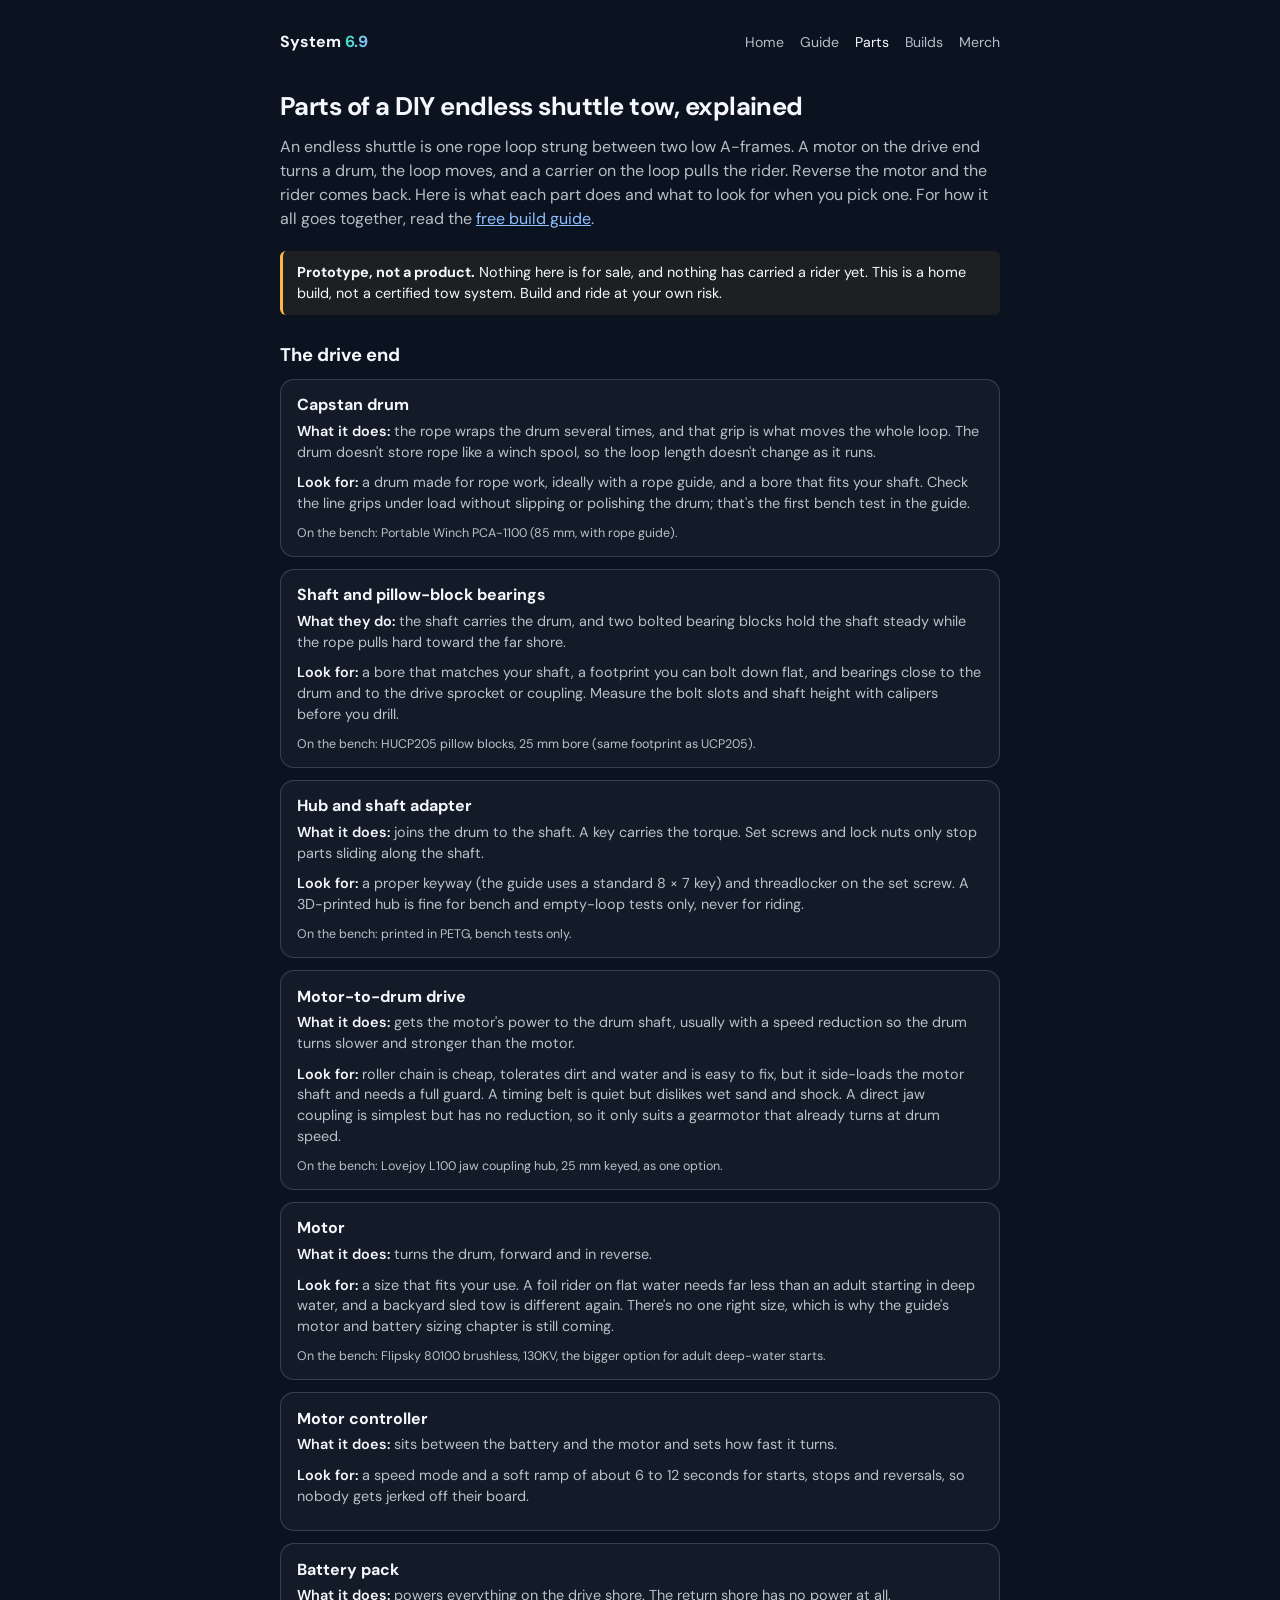
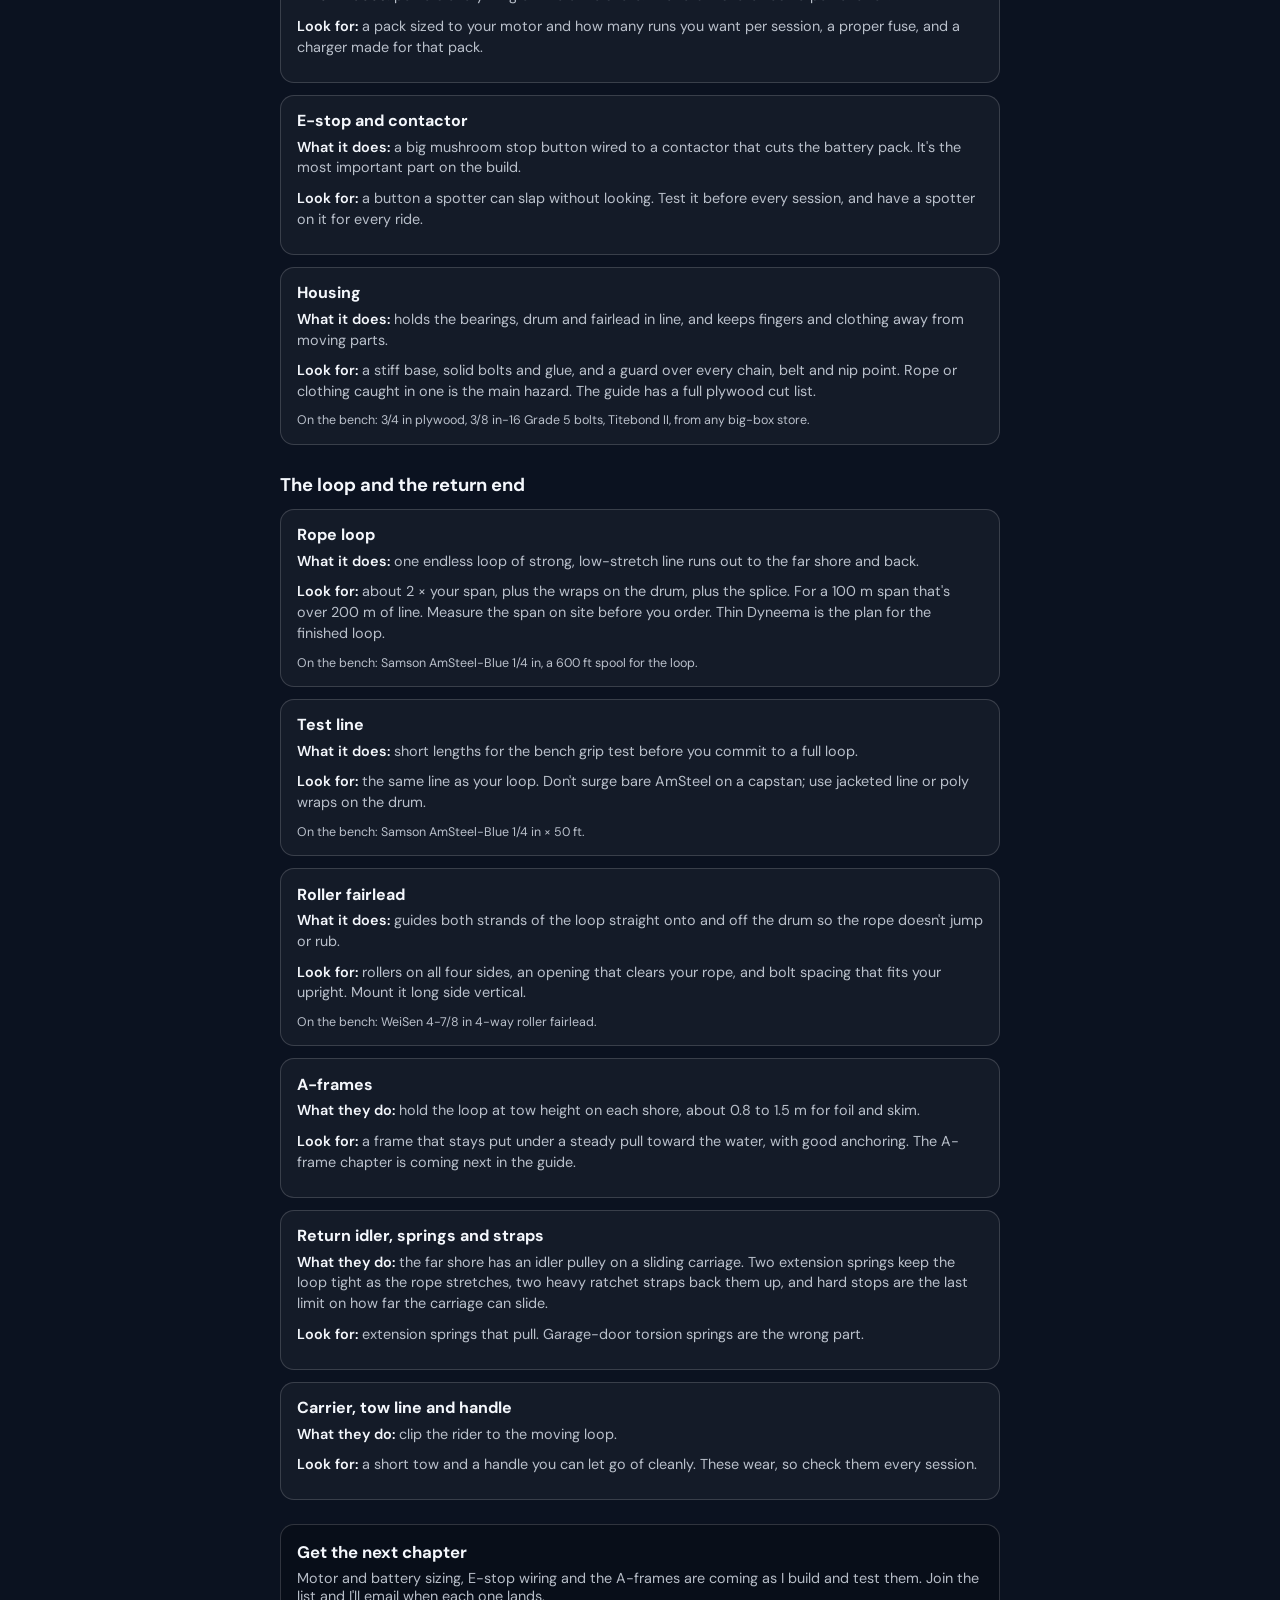
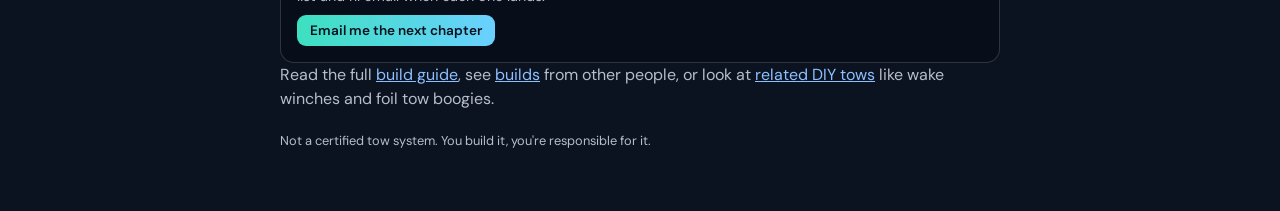
<file: parts.html>
<!DOCTYPE html>
<html lang="en">
<head>
  <meta charset="utf-8" />
  <meta name="viewport" content="width=device-width, initial-scale=1" />
  <script src="/js/ga.js?v=ga1" data-cfasync="false"></script>
  <title>DIY endless shuttle tow parts explained | System 6.9</title>
  <meta name="description" content="What each part of a DIY endless shuttle tow does and what to look for: capstan drum, shaft and bearings, motor, controller, battery, E-stop, rope loop, fairleads, A-frames and tensioning. Not certified, build at your own risk." />
  <meta name="theme-color" content="#0b1220" />
  <link rel="canonical" href="https://www.system6point9.com/parts" />
  <link rel="preconnect" href="https://fonts.googleapis.com" />
  <link rel="preconnect" href="https://fonts.gstatic.com" crossorigin />
  <link href="https://fonts.googleapis.com/css2?family=DM+Sans:opsz,wght@9..40,400;9..40,600;9..40,700&display=swap" rel="stylesheet" />
  <link rel="stylesheet" href="/css/parts.css?v=prem2" />
</head>
<body>
  <header class="top">
    <a class="brand" href="/">System <span>6.9</span></a>
    <nav class="nav" aria-label="Site">
      <a href="/">Home</a>
      <a href="/guide">Guide</a>
      <a href="/parts" aria-current="page">Parts</a>
      <a href="/builds">Builds</a>
      <a href="/store/">Merch</a>
    </nav>
  </header>
  <main class="wrap">
    <h1>Parts of a DIY endless shuttle tow, explained</h1>
    <p class="intro">An endless shuttle is one rope loop strung between two low A-frames. A motor on the drive end turns a drum, the loop moves, and a carrier on the loop pulls the rider. Reverse the motor and the rider comes back. Here is what each part does and what to look for when you pick one. For how it all goes together, read the <a href="/guide">free build guide</a>.</p>
    <p class="warn"><strong>Prototype, not a product.</strong> Nothing here is for sale, and nothing has carried a rider yet. This is a home build, not a certified tow system. Build and ride at your own risk.</p>

    <h2 class="sec-h">The drive end</h2>
    <ul class="parts">
      <li id="pca1100"><h3>Capstan drum</h3>
        <p><strong>What it does:</strong> the rope wraps the drum several times, and that grip is what moves the whole loop. The drum doesn't store rope like a winch spool, so the loop length doesn't change as it runs.</p>
        <p><strong>Look for:</strong> a drum made for rope work, ideally with a rope guide, and a bore that fits your shaft. Check the line grips under load without slipping or polishing the drum; that's the first bench test in the guide.</p>
        <p class="fine">On the bench: Portable Winch PCA-1100 (85 mm, with rope guide).</p></li>
      <li id="hucp205"><h3>Shaft and pillow-block bearings</h3>
        <p><strong>What they do:</strong> the shaft carries the drum, and two bolted bearing blocks hold the shaft steady while the rope pulls hard toward the far shore.</p>
        <p><strong>Look for:</strong> a bore that matches your shaft, a footprint you can bolt down flat, and bearings close to the drum and to the drive sprocket or coupling. Measure the bolt slots and shaft height with calipers before you drill.</p>
        <p class="fine">On the bench: HUCP205 pillow blocks, 25 mm bore (same footprint as UCP205).</p></li>
      <li id="petg"><h3>Hub and shaft adapter</h3>
        <p><strong>What it does:</strong> joins the drum to the shaft. A key carries the torque. Set screws and lock nuts only stop parts sliding along the shaft.</p>
        <p><strong>Look for:</strong> a proper keyway (the guide uses a standard 8 × 7 key) and threadlocker on the set screw. A 3D-printed hub is fine for bench and empty-loop tests only, never for riding.</p>
        <p class="fine">On the bench: printed in PETG, bench tests only.</p></li>
      <li id="lovejoy"><h3>Motor-to-drum drive</h3>
        <p><strong>What it does:</strong> gets the motor's power to the drum shaft, usually with a speed reduction so the drum turns slower and stronger than the motor.</p>
        <p><strong>Look for:</strong> roller chain is cheap, tolerates dirt and water and is easy to fix, but it side-loads the motor shaft and needs a full guard. A timing belt is quiet but dislikes wet sand and shock. A direct jaw coupling is simplest but has no reduction, so it only suits a gearmotor that already turns at drum speed.</p>
        <p class="fine">On the bench: Lovejoy L100 jaw coupling hub, 25 mm keyed, as one option.</p></li>
      <li id="flipsky80100"><h3>Motor</h3>
        <p><strong>What it does:</strong> turns the drum, forward and in reverse.</p>
        <p><strong>Look for:</strong> a size that fits your use. A foil rider on flat water needs far less than an adult starting in deep water, and a backyard sled tow is different again. There's no one right size, which is why the guide's motor and battery sizing chapter is still coming.</p>
        <p class="fine">On the bench: Flipsky 80100 brushless, 130KV, the bigger option for adult deep-water starts.</p></li>
      <li id="controller"><h3>Motor controller</h3>
        <p><strong>What it does:</strong> sits between the battery and the motor and sets how fast it turns.</p>
        <p><strong>Look for:</strong> a speed mode and a soft ramp of about 6 to 12 seconds for starts, stops and reversals, so nobody gets jerked off their board.</p></li>
      <li id="battery"><h3>Battery pack</h3>
        <p><strong>What it does:</strong> powers everything on the drive shore. The return shore has no power at all.</p>
        <p><strong>Look for:</strong> a pack sized to your motor and how many runs you want per session, a proper fuse, and a charger made for that pack.</p></li>
      <li id="estop"><h3>E-stop and contactor</h3>
        <p><strong>What it does:</strong> a big mushroom stop button wired to a contactor that cuts the battery pack. It's the most important part on the build.</p>
        <p><strong>Look for:</strong> a button a spotter can slap without looking. Test it before every session, and have a spotter on it for every ride.</p></li>
      <li id="housing"><h3>Housing</h3>
        <p><strong>What it does:</strong> holds the bearings, drum and fairlead in line, and keeps fingers and clothing away from moving parts.</p>
        <p><strong>Look for:</strong> a stiff base, solid bolts and glue, and a guard over every chain, belt and nip point. Rope or clothing caught in one is the main hazard. The guide has a full plywood cut list.</p>
        <p class="fine">On the bench: 3/4 in plywood, 3/8 in-16 Grade 5 bolts, Titebond II, from any big-box store.</p></li>
    </ul>

    <h2 class="sec-h">The loop and the return end</h2>
    <ul class="parts">
      <li id="amsteel600"><h3>Rope loop</h3>
        <p><strong>What it does:</strong> one endless loop of strong, low-stretch line runs out to the far shore and back.</p>
        <p><strong>Look for:</strong> about 2 × your span, plus the wraps on the drum, plus the splice. For a 100 m span that's over 200 m of line. Measure the span on site before you order. Thin Dyneema is the plan for the finished loop.</p>
        <p class="fine">On the bench: Samson AmSteel-Blue 1/4 in, a 600 ft spool for the loop.</p></li>
      <li id="amsteel50"><h3>Test line</h3>
        <p><strong>What it does:</strong> short lengths for the bench grip test before you commit to a full loop.</p>
        <p><strong>Look for:</strong> the same line as your loop. Don't surge bare AmSteel on a capstan; use jacketed line or poly wraps on the drum.</p>
        <p class="fine">On the bench: Samson AmSteel-Blue 1/4 in × 50 ft.</p></li>
      <li id="weisen"><h3>Roller fairlead</h3>
        <p><strong>What it does:</strong> guides both strands of the loop straight onto and off the drum so the rope doesn't jump or rub.</p>
        <p><strong>Look for:</strong> rollers on all four sides, an opening that clears your rope, and bolt spacing that fits your upright. Mount it long side vertical.</p>
        <p class="fine">On the bench: WeiSen 4-7/8 in 4-way roller fairlead.</p></li>
      <li id="aframes"><h3>A-frames</h3>
        <p><strong>What they do:</strong> hold the loop at tow height on each shore, about 0.8 to 1.5 m for foil and skim.</p>
        <p><strong>Look for:</strong> a frame that stays put under a steady pull toward the water, with good anchoring. The A-frame chapter is coming next in the guide.</p></li>
      <li id="tension"><h3>Return idler, springs and straps</h3>
        <p><strong>What they do:</strong> the far shore has an idler pulley on a sliding carriage. Two extension springs keep the loop tight as the rope stretches, two heavy ratchet straps back them up, and hard stops are the last limit on how far the carriage can slide.</p>
        <p><strong>Look for:</strong> extension springs that pull. Garage-door torsion springs are the wrong part.</p></li>
      <li id="carrier"><h3>Carrier, tow line and handle</h3>
        <p><strong>What they do:</strong> clip the rider to the moving loop.</p>
        <p><strong>Look for:</strong> a short tow and a handle you can let go of cleanly. These wear, so check them every session.</p></li>
    </ul>

    <section class="cta">
      <h2>Get the next chapter</h2>
      <p>Motor and battery sizing, E-stop wiring and the A-frames are coming as I build and test them. Join the list and I'll email when each one lands.</p>
      <a class="check" href="/#signup">Email me the next chapter</a>
    </section>
    <p class="intro">Read the full <a href="/guide">build guide</a>, see <a href="/builds">builds</a> from other people, or look at <a href="/related">related DIY tows</a> like wake winches and foil tow boogies.</p>
    <p class="fine">Not a certified tow system. You build it, you're responsible for it.</p>
  </main>
</body>
</html>
</file>
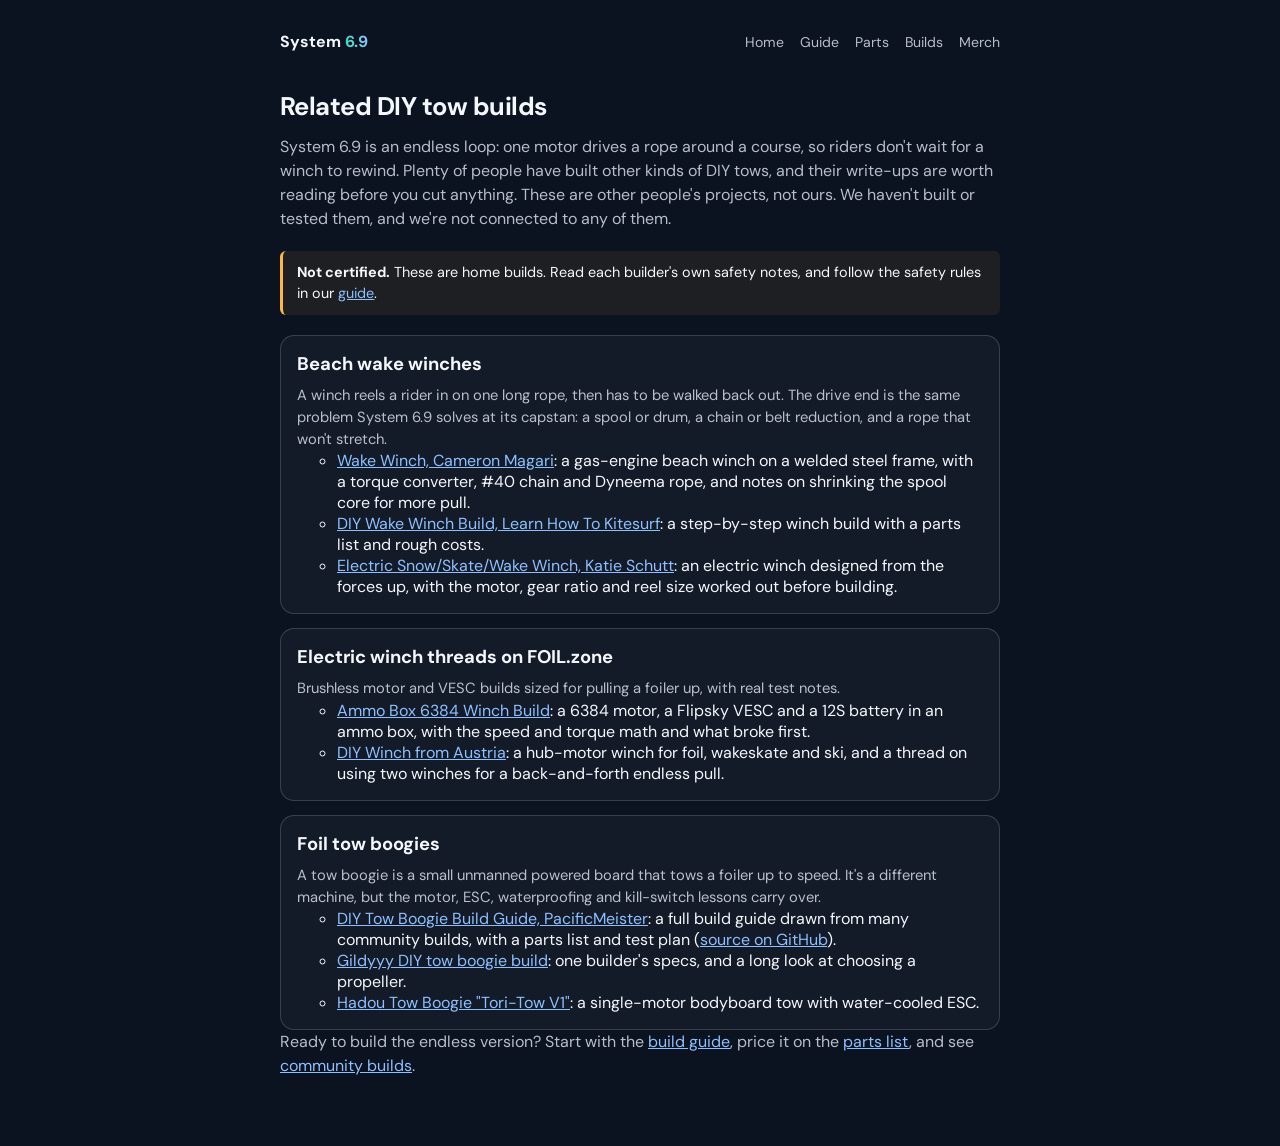
<file: related.html>
<!DOCTYPE html>
<html lang="en">
<head>
  <meta charset="utf-8" />
  <meta name="viewport" content="width=device-width, initial-scale=1" />
  <script src="/js/ga.js?v=ga1" data-cfasync="false"></script>
  <title>Related DIY tow builds: winches and tow boogies | System 6.9</title>
  <meta name="description" content="Other people's DIY tow builds worth reading before you build an endless tow: beach wake winches, electric snow and skate winches, and foil tow boogies." />
  <meta name="theme-color" content="#0b1220" />
  <link rel="canonical" href="https://www.system6point9.com/related" />
  <meta property="og:title" content="Related DIY tow builds | System 6.9" />
  <meta property="og:description" content="DIY wake winches and foil tow boogies from other builders, with what each one teaches." />
  <meta property="og:url" content="https://www.system6point9.com/related" />
  <meta property="og:image" content="https://www.system6point9.com/media/splash-poster.jpg" />
  <meta property="og:type" content="website" />
  <link rel="preconnect" href="https://fonts.googleapis.com" />
  <link rel="preconnect" href="https://fonts.gstatic.com" crossorigin />
  <link href="https://fonts.googleapis.com/css2?family=DM+Sans:opsz,wght@9..40,400;9..40,600;9..40,700&display=swap" rel="stylesheet" />
  <link rel="stylesheet" href="/css/parts.css?v=prem1" />
</head>
<body>
  <header class="top">
    <a class="brand" href="/">System <span>6.9</span></a>
    <nav class="nav" aria-label="Site">
      <a href="/">Home</a>
      <a href="/guide">Guide</a>
      <a href="/parts">Parts</a>
      <a href="/builds">Builds</a>
      <a href="/store/">Merch</a>
    </nav>
  </header>
  <main class="wrap">
    <h1>Related DIY tow builds</h1>
    <p class="intro">System 6.9 is an endless loop: one motor drives a rope around a course, so riders don't wait for a winch to rewind. Plenty of people have built other kinds of DIY tows, and their write-ups are worth reading before you cut anything. These are other people's projects, not ours. We haven't built or tested them, and we're not connected to any of them.</p>
    <p class="warn"><strong>Not certified.</strong> These are home builds. Read each builder's own safety notes, and follow the safety rules in our <a href="/guide#safety">guide</a>.</p>

    <ol class="builds">
      <li class="build">
        <h2>Beach wake winches</h2>
        <p>A winch reels a rider in on one long rope, then has to be walked back out. The drive end is the same problem System 6.9 solves at its capstan: a spool or drum, a chain or belt reduction, and a rope that won't stretch.</p>
        <ul>
          <li><a href="https://www.cameronmagari.com/projects/wake-winch" rel="noopener">Wake Winch, Cameron Magari</a>: a gas-engine beach winch on a welded steel frame, with a torque converter, #40 chain and Dyneema rope, and notes on shrinking the spool core for more pull.</li>
          <li><a href="https://www.learnhowtokitesurf.com/diy-wake-winch-build/" rel="noopener">DIY Wake Winch Build, Learn How To Kitesurf</a>: a step-by-step winch build with a parts list and rough costs.</li>
          <li><a href="https://www.katieschutt.com/winch" rel="noopener">Electric Snow/Skate/Wake Winch, Katie Schutt</a>: an electric winch designed from the forces up, with the motor, gear ratio and reel size worked out before building.</li>
        </ul>
      </li>
      <li class="build">
        <h2>Electric winch threads on FOIL.zone</h2>
        <p>Brushless motor and VESC builds sized for pulling a foiler up, with real test notes.</p>
        <ul>
          <li><a href="https://foil.zone/t/ammo-box-6384-winch-build/20002" rel="noopener">Ammo Box 6384 Winch Build</a>: a 6384 motor, a Flipsky VESC and a 12S battery in an ammo box, with the speed and torque math and what broke first.</li>
          <li><a href="https://foil.zone/t/diy-winch-from-austria/22730" rel="noopener">DIY Winch from Austria</a>: a hub-motor winch for foil, wakeskate and ski, and a thread on using two winches for a back-and-forth endless pull.</li>
        </ul>
      </li>
      <li class="build">
        <h2>Foil tow boogies</h2>
        <p>A tow boogie is a small unmanned powered board that tows a foiler up to speed. It's a different machine, but the motor, ESC, waterproofing and kill-switch lessons carry over.</p>
        <ul>
          <li><a href="https://pacificmeister.github.io/towboogie-build/guide.html" rel="noopener">DIY Tow Boogie Build Guide, PacificMeister</a>: a full build guide drawn from many community builds, with a parts list and test plan (<a href="https://github.com/pacificmeister/towboogie-build" rel="noopener">source on GitHub</a>).</li>
          <li><a href="https://foil.zone/t/gildyyy-diy-tow-boogie-build/26110" rel="noopener">Gildyyy DIY tow boogie build</a>: one builder's specs, and a long look at choosing a propeller.</li>
          <li><a href="https://foil.zone/t/hadou-tow-boogie-tori-tow-v1-build/22742" rel="noopener">Hadou Tow Boogie "Tori-Tow V1"</a>: a single-motor bodyboard tow with water-cooled ESC.</li>
        </ul>
      </li>
    </ol>

    <p class="intro">Ready to build the endless version? Start with the <a href="/guide">build guide</a>, price it on the <a href="/parts">parts list</a>, and see <a href="/builds">community builds</a>.</p>
  </main>
</body>
</html>
</file>
<file: store/css/store.css>
/* System 6.9 merch store — matches splash visual language */
:root {
  --ink: #f4f7fc;
  --muted: rgba(232,238,248,0.78);
  --accent: #3de0c0;
  --accent2: #8ec0ff;
  --line: rgba(255,255,255,0.16);
  --danger: #ff8e8e;
  --bg: #0b1220;
  --card: rgba(12, 18, 32, 0.72);
}
* { box-sizing: border-box; }
html, body {
  margin: 0;
  min-height: 100%;
  color: var(--ink);
  font-family: "DM Sans", system-ui, sans-serif;
  background: var(--bg);
}
a { color: var(--accent2); }
a:hover { color: var(--accent); }

.top {
  max-width: 1100px;
  margin: 0 auto;
  padding: 1.25rem 1.25rem 0;
  display: flex;
  align-items: center;
  justify-content: space-between;
  gap: 1rem;
  flex-wrap: wrap;
}
.brand {
  font-weight: 700;
  font-size: 1.05rem;
  letter-spacing: -0.02em;
  color: var(--ink);
  text-decoration: none;
}
.brand span {
  background: linear-gradient(90deg, var(--accent), var(--accent2));
  -webkit-background-clip: text;
  background-clip: text;
  color: transparent;
}
.nav a {
  font-size: 0.85rem;
  color: var(--muted);
  text-decoration: none;
  margin-left: 1rem;
}
.nav a:hover { color: var(--accent); }

.wrap {
  max-width: 1100px;
  margin: 0 auto;
  padding: 1.5rem 1.25rem 3rem;
}
.hero {
  margin: 0 0 1.75rem;
}
.hero .badge {
  display: inline-flex;
  align-items: center;
  gap: 0.4rem;
  font-family: "JetBrains Mono", monospace;
  font-size: 0.72rem;
  letter-spacing: 0.08em;
  text-transform: uppercase;
  color: var(--accent);
  border: 1px solid rgba(61,224,192,0.4);
  background: rgba(61,224,192,0.1);
  padding: 0.35rem 0.7rem;
  border-radius: 999px;
  margin-bottom: 0.85rem;
}
.hero h1 {
  margin: 0 0 0.4rem;
  font-size: clamp(1.85rem, 4.5vw, 2.6rem);
  letter-spacing: -0.03em;
}
.hero p {
  margin: 0;
  color: var(--muted);
  max-width: 42rem;
  line-height: 1.5;
}

.grid {
  display: grid;
  grid-template-columns: repeat(2, minmax(0, 1fr));
  gap: 1.15rem;
}
@media (max-width: 720px) {
  .grid { grid-template-columns: 1fr; }
}

.card {
  display: block;
  text-decoration: none;
  color: inherit;
  background: var(--card);
  border: 1px solid var(--line);
  border-radius: 18px;
  overflow: hidden;
  transition: border-color 0.15s, transform 0.15s;
}
.card:hover {
  border-color: rgba(61,224,192,0.45);
  transform: translateY(-2px);
}
.card-media {
  position: relative;
  aspect-ratio: 1 / 1;
  background: #0a0f1a;
  overflow: hidden;
}
.card-media img {
  width: 100%;
  height: 100%;
  object-fit: cover;
  display: block;
}
.sold-badge {
  position: absolute;
  top: 0.75rem;
  left: 0.75rem;
  font-family: "JetBrains Mono", monospace;
  font-size: 0.68rem;
  letter-spacing: 0.06em;
  text-transform: uppercase;
  font-weight: 600;
  color: #041018;
  background: linear-gradient(90deg, #ffb347, #ff8e8e);
  padding: 0.35rem 0.65rem;
  border-radius: 999px;
  box-shadow: 0 4px 16px rgba(0,0,0,0.35);
}
.card-body {
  padding: 1rem 1.05rem 1.15rem;
}
.card-body h2 {
  margin: 0 0 0.25rem;
  font-size: 1.05rem;
  letter-spacing: -0.01em;
}
.price {
  font-family: "JetBrains Mono", monospace;
  font-size: 0.9rem;
  color: var(--accent);
  margin: 0;
}

.product {
  display: grid;
  grid-template-columns: 1.05fr 0.95fr;
  gap: 1.75rem;
  align-items: start;
}
@media (max-width: 860px) {
  .product { grid-template-columns: 1fr; }
}

.carousel {
  position: relative;
  background: var(--card);
  border: 1px solid var(--line);
  border-radius: 18px;
  overflow: hidden;
  touch-action: pan-y;
}
.carousel-stage {
  position: relative;
  aspect-ratio: 1 / 1;
  background: #0a0f1a;
}
.carousel-stage img {
  width: 100%;
  height: 100%;
  object-fit: cover;
  display: block;
  user-select: none;
  -webkit-user-drag: none;
}
.carousel-nav {
  position: absolute;
  inset: 0;
  display: flex;
  align-items: center;
  justify-content: space-between;
  padding: 0 0.5rem;
  pointer-events: none;
}
.carousel-nav button {
  pointer-events: auto;
  width: 2.4rem;
  height: 2.4rem;
  border: 1px solid var(--line);
  border-radius: 999px;
  background: rgba(8,12,22,0.72);
  color: var(--ink);
  font-size: 1.1rem;
  cursor: pointer;
}
.carousel-nav button:hover {
  border-color: rgba(61,224,192,0.5);
  color: var(--accent);
}
.dots {
  display: flex;
  gap: 0.45rem;
  justify-content: center;
  padding: 0.75rem 0 1rem;
}
.dots button {
  width: 0.55rem;
  height: 0.55rem;
  border-radius: 50%;
  border: none;
  padding: 0;
  background: rgba(255,255,255,0.28);
  cursor: pointer;
}
.dots button[aria-current="true"] {
  background: var(--accent);
  box-shadow: 0 0 10px rgba(61,224,192,0.55);
}

.detail {
  background: var(--card);
  border: 1px solid var(--line);
  border-radius: 18px;
  padding: 1.35rem 1.25rem 1.4rem;
}
.detail .sold-inline {
  display: inline-flex;
  font-family: "JetBrains Mono", monospace;
  font-size: 0.7rem;
  letter-spacing: 0.06em;
  text-transform: uppercase;
  font-weight: 600;
  color: #041018;
  background: linear-gradient(90deg, #ffb347, #ff8e8e);
  padding: 0.35rem 0.65rem;
  border-radius: 999px;
  margin-bottom: 0.85rem;
}
.detail h1 {
  margin: 0 0 0.35rem;
  font-size: clamp(1.55rem, 3.5vw, 2rem);
  letter-spacing: -0.02em;
}
.detail .price-lg {
  margin: 0 0 1rem;
  font-family: "JetBrains Mono", monospace;
  font-size: 1.15rem;
  color: var(--accent);
}
.detail .desc {
  margin: 0 0 0.85rem;
  color: var(--muted);
  line-height: 1.55;
  font-size: 0.95rem;
}
.detail .sizes {
  margin: 0 0 1.25rem;
  font-size: 0.82rem;
  color: rgba(232,238,248,0.65);
}
.back {
  display: inline-block;
  margin-bottom: 1rem;
  font-size: 0.85rem;
  color: var(--muted);
  text-decoration: none;
}
.back:hover { color: var(--accent); }

.waitlist {
  margin-top: 0.25rem;
  padding: 1rem;
  border-radius: 14px;
  border: 1px solid var(--line);
  background: rgba(0,0,0,0.22);
}
.waitlist h2 {
  margin: 0 0 0.35rem;
  font-size: 0.95rem;
}
.waitlist p {
  margin: 0 0 0.85rem;
  font-size: 0.8rem;
  color: var(--muted);
  line-height: 1.4;
}
.row {
  display: flex;
  gap: 0.5rem;
  flex-wrap: wrap;
}
.row input[type="email"] {
  flex: 1 1 180px;
  min-width: 0;
  border: 1px solid var(--line);
  background: rgba(255,255,255,0.06);
  color: var(--ink);
  border-radius: 10px;
  padding: 0.7rem 0.85rem;
  font: inherit;
  font-size: 0.95rem;
  outline: none;
}
.row input[type="email"]:focus {
  border-color: rgba(61,224,192,0.55);
  box-shadow: 0 0 0 3px rgba(61,224,192,0.15);
}
.row input::placeholder { color: rgba(232,238,248,0.45); }
.row button {
  flex: 0 0 auto;
  border: none;
  border-radius: 10px;
  padding: 0.7rem 1rem;
  font: inherit;
  font-weight: 600;
  font-size: 0.9rem;
  cursor: pointer;
  color: #041018;
  background: linear-gradient(90deg, var(--accent), #6ad0ff);
}
.row button:disabled {
  opacity: 0.6;
  cursor: wait;
}
.msg {
  margin: 0.65rem 0 0;
  font-size: 0.8rem;
  line-height: 1.35;
  min-height: 1.1em;
}
.msg.ok { color: var(--accent); }
.msg.err { color: var(--danger); }

footer.site {
  max-width: 1100px;
  margin: 0 auto;
  padding: 0 1.25rem 2.5rem;
  font-size: 0.75rem;
  color: rgba(232,238,248,0.65);
}
footer.site a {
  color: rgba(232,238,248,0.75);
  text-decoration: none;
}
footer.site a:hover { color: var(--accent); text-decoration: underline; }
footer.site .sep { margin: 0 0.45rem; opacity: 0.45; }
</file>
<file: css/parts.css>
:root { --ink:#f4f7fc; --muted:rgba(232,238,248,0.78); --accent:#3de0c0; --accent2:#8ec0ff; --line:rgba(255,255,255,0.16); }
* { box-sizing: border-box; }
html, body { margin: 0; color: var(--ink); background: #0b1220; font-family: "DM Sans", system-ui, sans-serif; }
a { color: var(--accent2); }
a:hover { color: var(--accent); }
.top { max-width: 760px; margin: 0 auto; padding: 1.25rem 1.25rem 0; display: flex; justify-content: space-between; align-items: center; gap: 1rem; flex-wrap: wrap; }
.brand { font-weight: 700; color: var(--ink); text-decoration: none; }
.brand span { background: linear-gradient(90deg, var(--accent), var(--accent2)); -webkit-background-clip: text; background-clip: text; color: transparent; }
.nav { display: flex; flex-wrap: wrap; margin-right: -0.5rem; }
.nav a { display: inline-flex; align-items: center; min-height: 44px; padding: 0 0.5rem; font-size: 0.88rem; color: var(--muted); text-decoration: none; }
.brand { display: inline-block; line-height: 44px; white-space: nowrap; flex-shrink: 0; }
@media (max-width: 480px) { .top { flex-wrap: nowrap; gap: 0.5rem; } .nav { flex-wrap: nowrap; } .nav a { padding: 0 0.4rem; font-size: 0.85rem; } .nav a[href="/"] { display: none; } }
@media (max-width: 350px) { .nav a { padding: 0 0.3rem; font-size: 0.8rem; } }
.wrap { max-width: 760px; margin: 0 auto; padding: 1.25rem 1.25rem 3rem; }
h1 { font-size: 1.6rem; line-height: 1.2; margin: 0.5rem 0 0.75rem; letter-spacing: -0.02em; }
.intro { color: var(--muted); line-height: 1.5; margin: 0 0 1.25rem; }
.parts { list-style: none; margin: 0; padding: 0; display: grid; gap: 0.75rem; }
.parts li { padding: 0.9rem 1rem; border: 1px solid var(--line); border-radius: 14px; background: rgba(255,255,255,0.04); }
.parts h2 { font-size: 1rem; margin: 0 0 0.3rem; }
.parts p { margin: 0 0 0.6rem; color: var(--muted); font-size: 0.9rem; line-height: 1.45; }
.links { display: flex; flex-wrap: wrap; gap: 0.5rem; }
.check { display: inline-block; padding: 0.45rem 0.8rem; border-radius: 9px; font-size: 0.85rem; font-weight: 600; text-decoration: none; color: #08121f; background: linear-gradient(90deg, var(--accent), #6ad0ff); }
.check:hover { color: #08121f; filter: brightness(1.08); }
.local { font-size: 0.85rem; color: var(--muted); }
.cta { margin: 1.5rem 0 0; padding: 1rem; border: 1px solid var(--line); border-radius: 14px; background: rgba(0,0,0,0.22); }
.cta h2 { margin: 0 0 0.4rem; font-size: 1.05rem; }
.cta p { margin: 0 0 0.6rem; color: var(--muted); font-size: 0.9rem; }
.fine { margin-top: 1.25rem; font-size: 0.8rem; color: var(--muted); line-height: 1.5; }
[hidden] { display: none !important; }
.nav a[aria-current="page"] { color: var(--ink); }
.warn { margin: 0 0 1.25rem; padding: 0.7rem 0.9rem; border-left: 3px solid #ffb547; background: rgba(255,181,71,0.08); border-radius: 6px; font-size: 0.9rem; line-height: 1.45; }
.toc { margin: 0 0 1.5rem; padding: 0.9rem 1rem; border: 1px solid var(--line); border-radius: 14px; background: rgba(255,255,255,0.04); }
.toc ol { margin: 0; padding-left: 1.2rem; columns: 2; column-gap: 1.5rem; font-size: 0.9rem; line-height: 1.7; }
@media (max-width: 480px) { .toc ol { columns: 1; } }
.guide-page section[id] { scroll-margin-top: 1rem; margin: 0 0 1.75rem; }
.guide-page h2 { font-size: 1.2rem; margin: 0 0 0.6rem; }
.guide-page h3 { font-size: 1rem; margin: 1rem 0 0.4rem; }
.guide-page p, .guide-page li { color: var(--muted); line-height: 1.55; font-size: 0.95rem; }
.guide-page li { margin: 0 0 0.45rem; }
.guide-page strong { color: var(--ink); }
.guide-page table { width: 100%; border-collapse: collapse; font-size: 0.88rem; margin: 0 0 0.75rem; }
.guide-page th, .guide-page td { text-align: left; padding: 0.45rem 0.5rem; border-bottom: 1px solid var(--line); vertical-align: top; }
.guide-page th { color: var(--ink); font-weight: 600; }
.guide-page td { color: var(--muted); }
/* /builds */
.builds { list-style: none; margin: 1rem 0 0; padding: 0; display: grid; gap: 0.9rem; }
.build { padding: 1rem; border: 1px solid var(--line); border-radius: 14px; background: rgba(255,255,255,0.04); }
.build h2 { margin: 0; font-size: 1.15rem; }
.build h3 { margin: 0.9rem 0 0.4rem; font-size: 0.95rem; }
.build p { color: var(--muted); font-size: 0.92rem; line-height: 1.5; margin: 0.5rem 0 0; }
.build-no { color: var(--accent) !important; font-size: 0.78rem !important; font-weight: 700; text-transform: uppercase; letter-spacing: 0.06em; margin: 0 0 0.2rem !important; }
.build-by { margin: 0.1rem 0 0.4rem !important; font-size: 0.85rem !important; }
.build-img { display: block; width: 100%; max-height: 420px; object-fit: cover; border-radius: 10px; margin: 0.6rem 0; border: 1px solid var(--line); }
.paid { width: 100%; border-collapse: collapse; font-size: 0.9rem; }
.paid th, .paid td { padding: 0.45rem 0; border-bottom: 1px solid var(--line); text-align: left; font-weight: 400; vertical-align: top; }
.paid td { text-align: right; white-space: nowrap; padding-left: 0.75rem; color: var(--ink); }
.chips { list-style: none; padding: 0; margin: 0; display: flex; flex-wrap: wrap; gap: 0.4rem; }
.chips li { font-size: 0.82rem; padding: 0.25rem 0.6rem; border: 1px solid var(--line); border-radius: 999px; color: var(--muted); }
.submit form { display: grid; gap: 0.75rem; margin-top: 0.75rem; }
.submit label { display: grid; gap: 0.3rem; font-size: 0.88rem; font-weight: 600; }
.submit input, .submit textarea { font: inherit; font-weight: 400; color: var(--ink); background: rgba(0,0,0,0.3); border: 1px solid var(--line); border-radius: 9px; padding: 0.6rem 0.7rem; width: 100%; box-sizing: border-box; }
.submit fieldset { border: 1px solid var(--line); border-radius: 10px; padding: 0.6rem 0.75rem; margin: 0; }
.submit legend { font-size: 0.88rem; font-weight: 600; padding: 0 0.3rem; }
.pick { display: flex; flex-wrap: wrap; gap: 0.4rem; }
.submit .chip { display: inline-flex; align-items: center; gap: 0.35rem; font-weight: 400; font-size: 0.82rem; padding: 0.3rem 0.6rem; border: 1px solid var(--line); border-radius: 999px; }
.submit .chip input { width: auto; margin: 0; }
.hint { margin: -0.4rem 0 0; font-size: 0.8rem; color: var(--muted); }
.hp { position: absolute !important; left: -9999px; width: 1px; height: 1px; overflow: hidden; }
.form-msg { min-height: 1.2em; font-size: 0.88rem; margin: 0; }
.submit button { border: 0; cursor: pointer; justify-self: start; font: inherit; font-weight: 700; }
.submit button:disabled { opacity: 0.6; }
.jump { color: var(--accent); font-weight: 700; text-decoration: none; }
.jump:hover { text-decoration: underline; }
/* guide: premium reading layout */
.kicker, .guide-page .kicker { margin: 1.25rem 0 0; font-family: "JetBrains Mono", monospace; font-size: 0.72rem; letter-spacing: 0.12em; text-transform: uppercase; color: var(--accent); line-height: 1.4; }
.guide-page { max-width: 700px; }
.guide-page h1 { font-size: clamp(2rem, 9vw, 3rem); line-height: 1.05; letter-spacing: -0.04em; margin: 0.6rem 0 1rem; }
.guide-page .intro { font-size: 1.05rem; line-height: 1.6; }
.guide-page .toc { padding: 0; border: 0; background: none; margin: 0 0 2.5rem; }
.guide-page .toc ol { columns: auto; list-style: none; padding: 0; display: grid; grid-template-columns: repeat(auto-fill, minmax(200px, 1fr)); gap: 0.5rem; counter-reset: toc; }
.guide-page .toc li { counter-increment: toc; margin: 0; }
.guide-page .toc a { display: flex; align-items: center; gap: 0.7rem; min-height: 48px; padding: 0.4rem 0.85rem; border: 1px solid var(--line); border-radius: 12px; background: rgba(255,255,255,0.035); color: var(--ink); text-decoration: none; font-size: 0.92rem; }
.guide-page .toc a::before { content: counter(toc, decimal-leading-zero); font-family: "JetBrains Mono", monospace; font-size: 0.75rem; color: var(--accent); }
.guide-page .toc a:hover { border-color: rgba(61,224,192,0.5); }
.guide-page section[id] { margin: 0 0 2.75rem; padding-top: 1.75rem; border-top: 1px solid var(--line); }
.guide-page h2 { font-size: clamp(1.35rem, 5.5vw, 1.7rem); letter-spacing: -0.025em; line-height: 1.2; margin: 0 0 0.8rem; }
.guide-page p, .guide-page li { font-size: 1rem; line-height: 1.65; }
.guide-page .table-wrap { overflow-x: auto; margin: 0 0 0.9rem; border: 1px solid var(--line); border-radius: 12px; }
.guide-page .table-wrap table { margin: 0; }
.guide-page .table-wrap th, .guide-page .table-wrap td { padding: 0.6rem 0.75rem; }
.guide-page .table-wrap tr:last-child td { border-bottom: 0; }
.guide-page .steps { padding-left: 1.25rem; }
.guide-page .steps li { margin: 0 0 0.8rem; padding-left: 0.25rem; }
.guide-page .steps li::marker { color: var(--accent); font-weight: 700; }
.guide-page .cta { margin: 1rem 0 0; padding: 1.4rem 1.2rem; border-color: rgba(61,224,192,0.4); background: rgba(61,224,192,0.06); border-radius: 18px; }
.guide-page .cta h2 { font-size: 1.4rem; }
.guide-page .cta p { font-size: 0.98rem; }
.guide-page .cta .check { min-height: 48px; display: inline-flex; align-items: center; padding: 0 1.2rem; border-radius: 12px; font-size: 0.98rem; }

.sec-h { margin: 1.75rem 0 0.75rem; font-size: 1.15rem; }
.parts h3 { font-size: 1rem; margin: 0 0 0.35rem; }
.parts p.fine { margin: 0.2rem 0 0; font-size: 0.78rem; }
.parts strong { color: var(--ink); font-weight: 600; }
</file>
